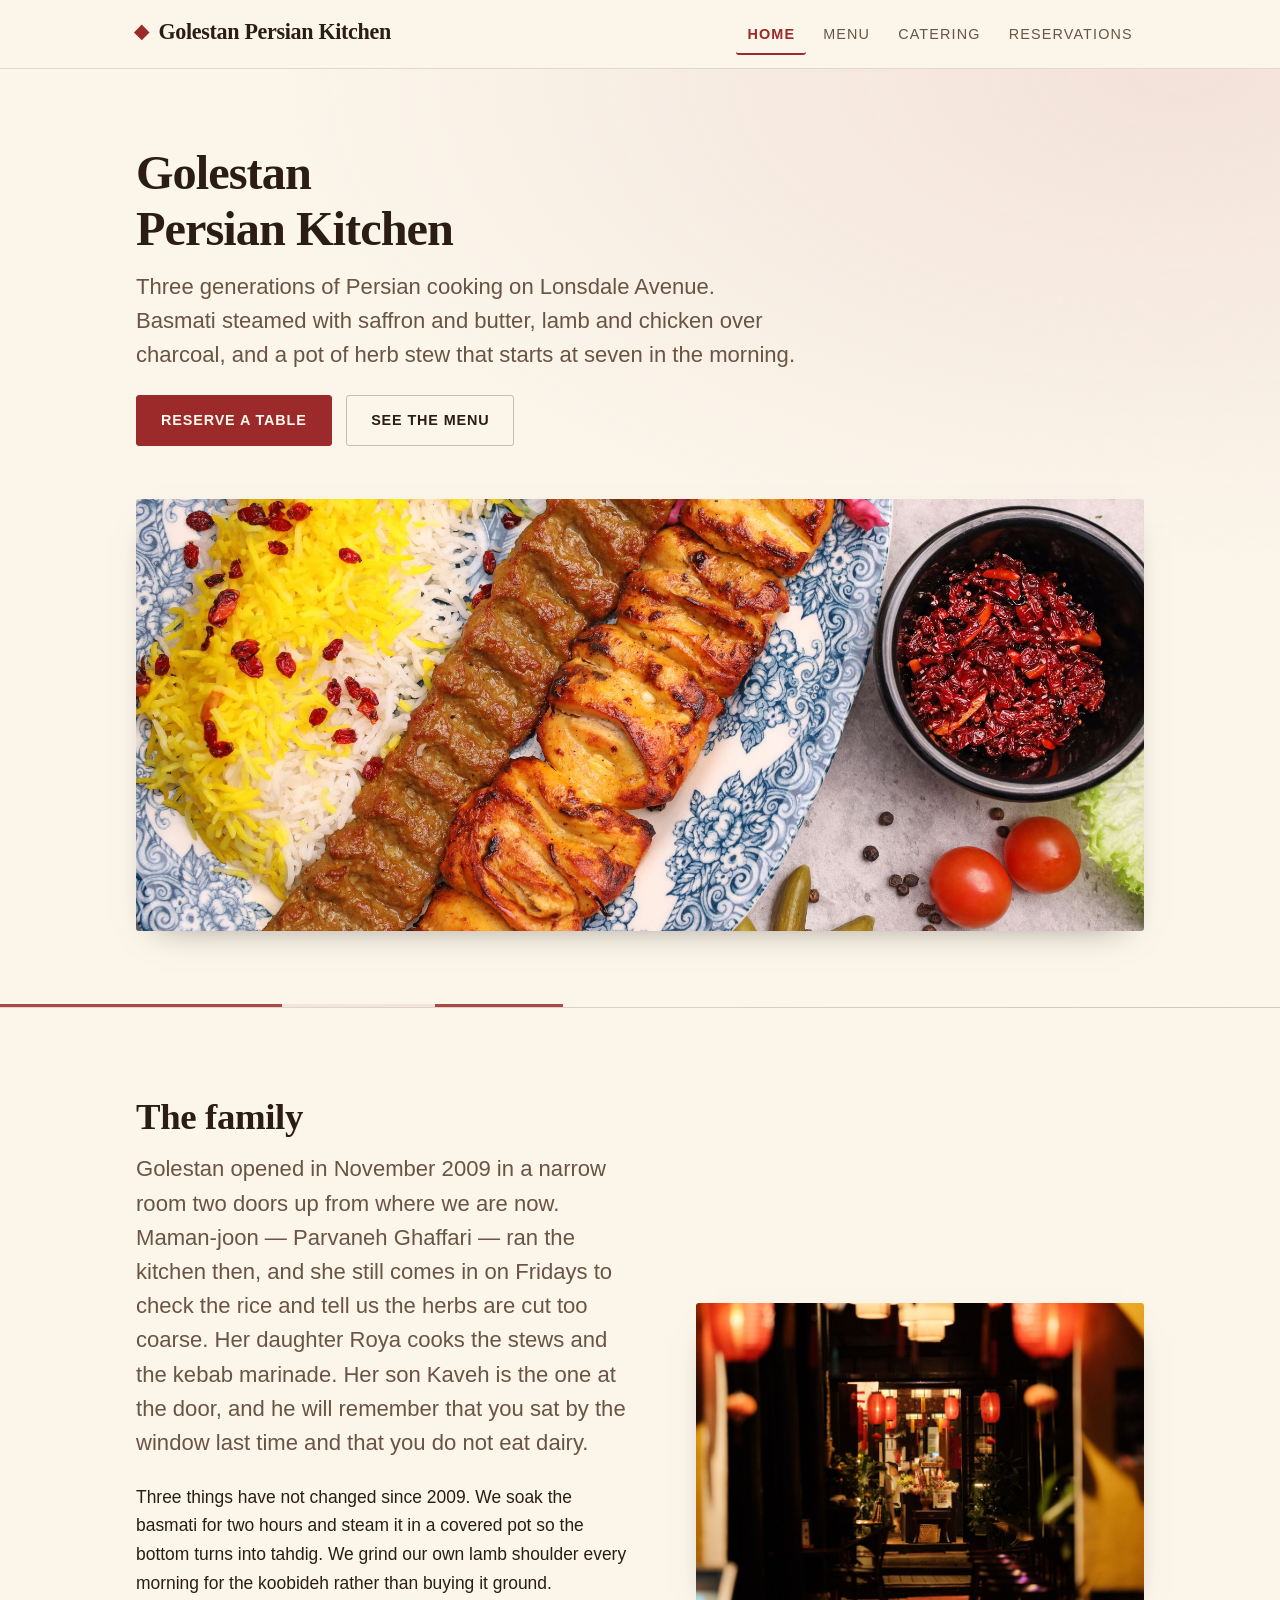
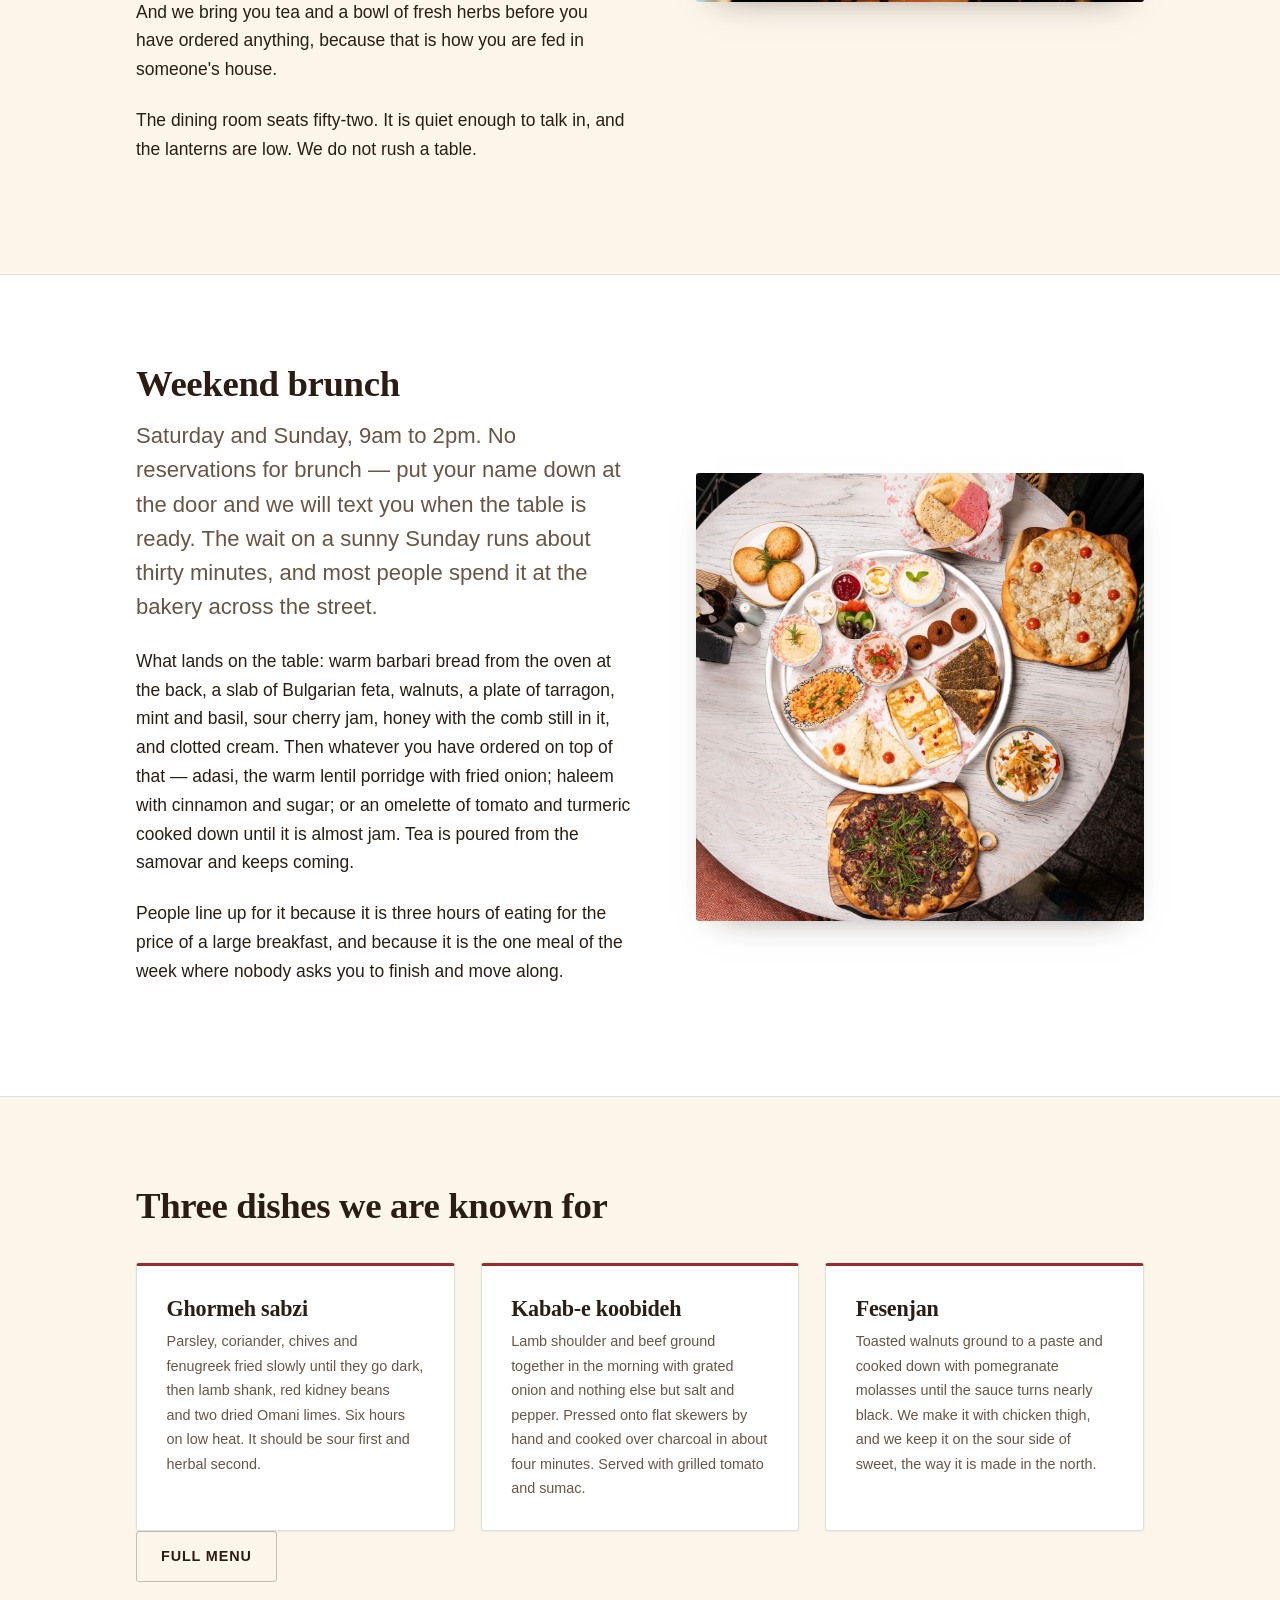
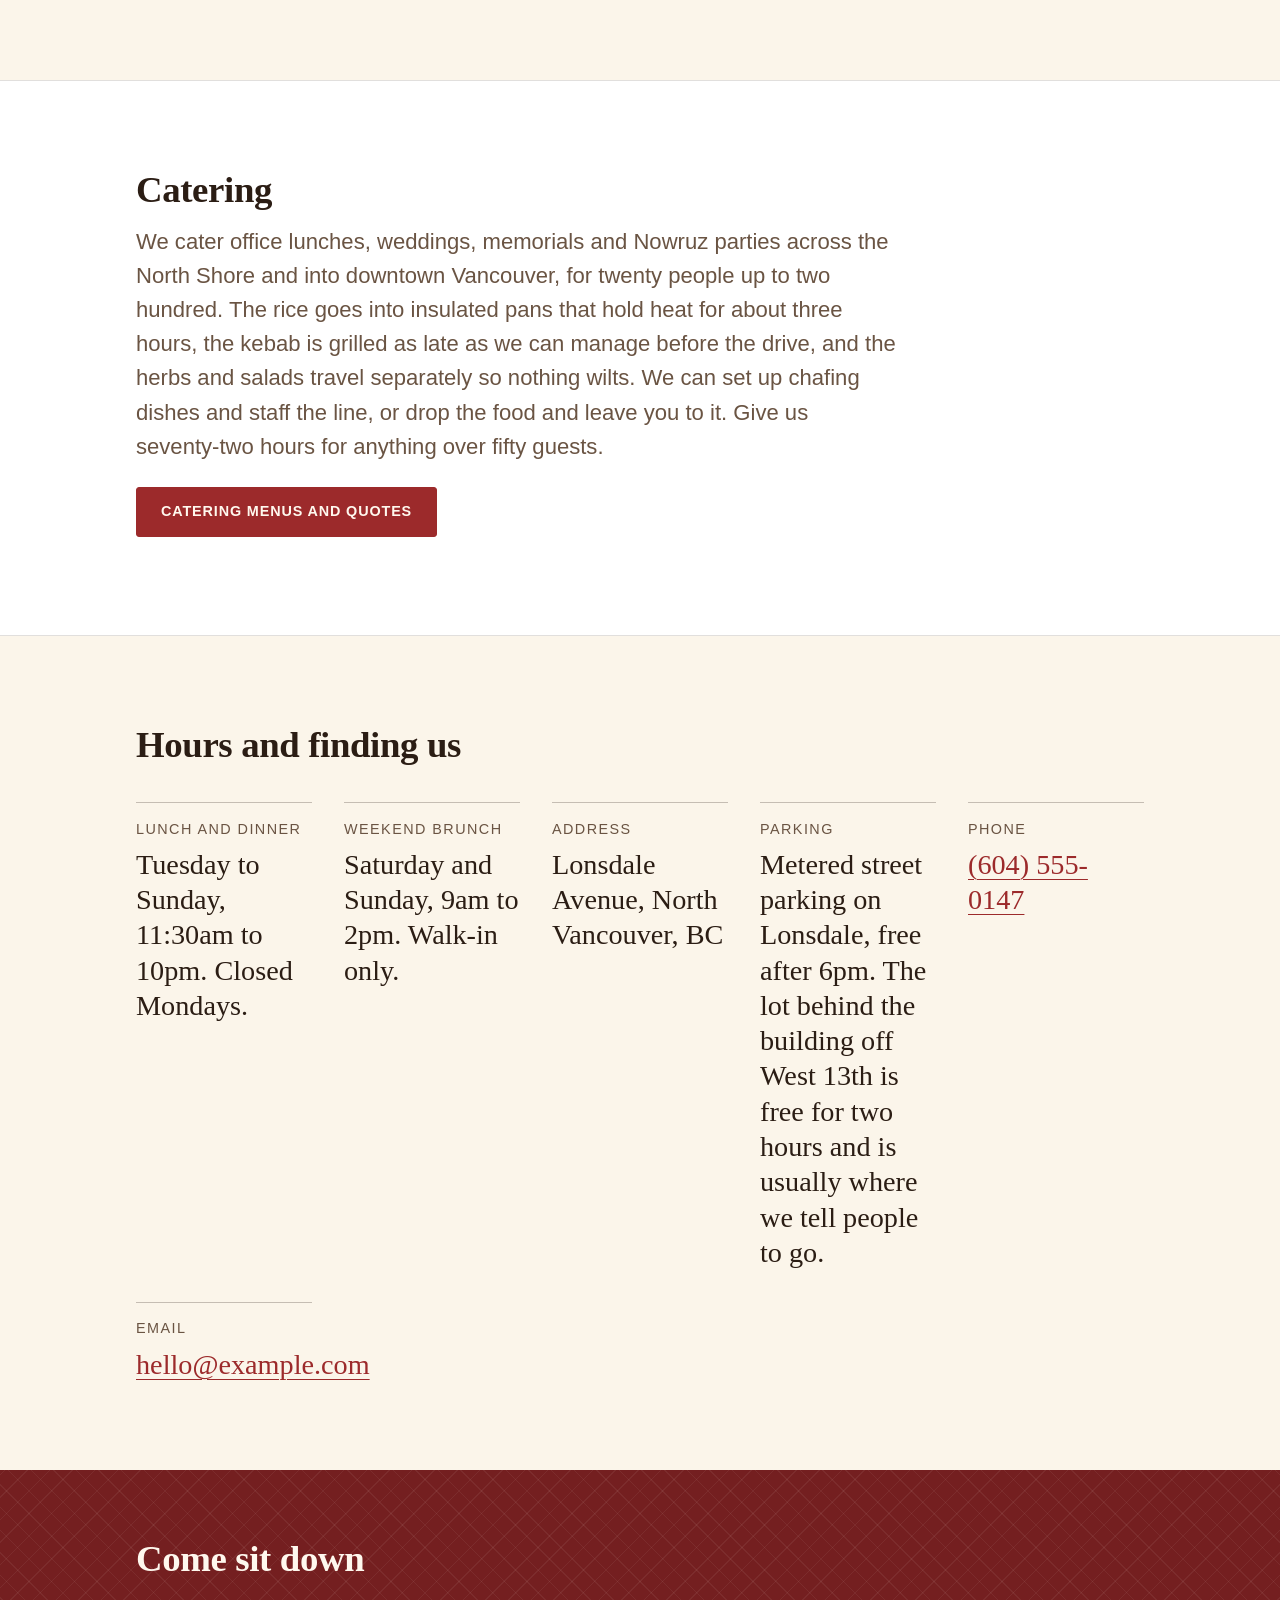
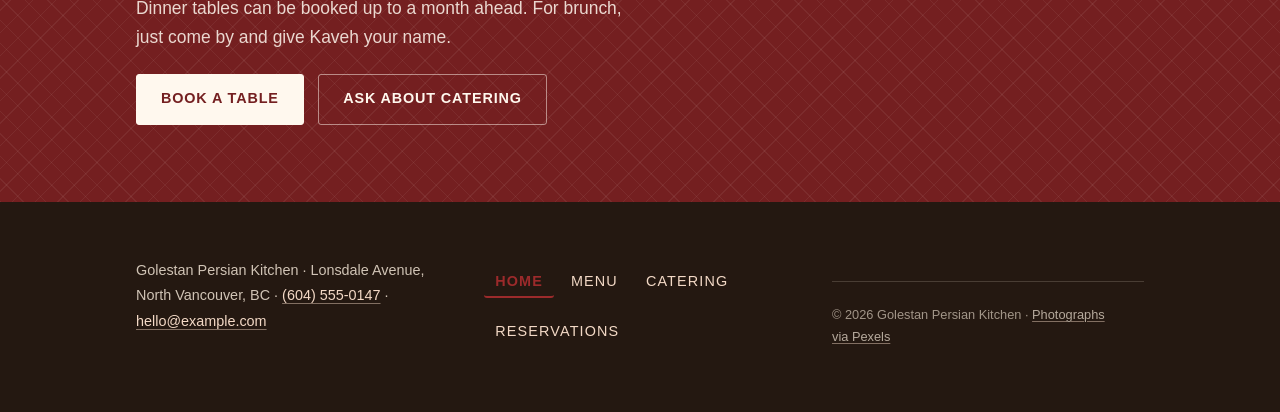
<file: index.html>
<!DOCTYPE html>
<html lang="en">
<head>
<meta charset="utf-8">
<meta name="viewport" content="width=device-width, initial-scale=1">
<title>Golestan Persian Kitchen — Persian Home Cooking in North Vancouver</title>
<meta name="description" content="Golestan Persian Kitchen has cooked saffron rice, charcoal kebab and slow herb stews on Lonsdale Avenue since 2009. Weekend brunch, dinner service, and catering for 20 to 200 across the North Shore.">
<link rel="icon" href="favicon.svg" type="image/svg+xml">
<link rel="stylesheet" href="assets/styles.css">
</head>
<body>
<header class="site-header">
  <div class="container header-inner">
    <a class="brand" href="index.html">Golestan Persian Kitchen</a>
    <nav class="site-nav">
      <a href="index.html" class="is-current">Home</a>
      <a href="menu.html">Menu</a>
      <a href="catering.html">Catering</a>
      <a href="reservations.html">Reservations</a>
    </nav>
  </div>
</header>

<main>

  <section class="hero">
    <div class="container">
      <h1>Golestan Persian Kitchen</h1>
      <p>Three generations of Persian cooking on Lonsdale Avenue. Basmati steamed with saffron and butter, lamb and chicken over charcoal, and a pot of herb stew that starts at seven in the morning.</p>
      <p>
        <a class="button button-primary" href="reservations.html">Reserve a table</a>
        <a class="button button-secondary" href="menu.html">See the menu</a>
      </p>
      <img src="assets/saffron-rice-kebab-platter.jpg" width="6720" height="4480" alt="A platter of charcoal-grilled kebab beside saffron-tinted basmati rice and grilled tomato">
    </div>
  </section>

  <section class="section">
    <div class="container">
      <h2>The family</h2>
      <p>Golestan opened in November 2009 in a narrow room two doors up from where we are now. Maman-joon — Parvaneh Ghaffari — ran the kitchen then, and she still comes in on Fridays to check the rice and tell us the herbs are cut too coarse. Her daughter Roya cooks the stews and the kebab marinade. Her son Kaveh is the one at the door, and he will remember that you sat by the window last time and that you do not eat dairy.</p>
      <p>Three things have not changed since 2009. We soak the basmati for two hours and steam it in a covered pot so the bottom turns into tahdig. We grind our own lamb shoulder every morning for the koobideh rather than buying it ground. And we bring you tea and a bowl of fresh herbs before you have ordered anything, because that is how you are fed in someone's house.</p>
      <p>The dining room seats fifty-two. It is quiet enough to talk in, and the lanterns are low. We do not rush a table.</p>
      <img src="assets/warm-dining-room.jpg" width="3120" height="2080" alt="Golestan's dining room set for dinner, with linen-covered tables under low pendant lanterns">
    </div>
  </section>

  <section class="section section-alt">
    <div class="container">
      <h2>Weekend brunch</h2>
      <p>Saturday and Sunday, 9am to 2pm. No reservations for brunch — put your name down at the door and we will text you when the table is ready. The wait on a sunny Sunday runs about thirty minutes, and most people spend it at the bakery across the street.</p>
      <p>What lands on the table: warm barbari bread from the oven at the back, a slab of Bulgarian feta, walnuts, a plate of tarragon, mint and basil, sour cherry jam, honey with the comb still in it, and clotted cream. Then whatever you have ordered on top of that — adasi, the warm lentil porridge with fried onion; haleem with cinnamon and sugar; or an omelette of tomato and turmeric cooked down until it is almost jam. Tea is poured from the samovar and keeps coming.</p>
      <p>People line up for it because it is three hours of eating for the price of a large breakfast, and because it is the one meal of the week where nobody asks you to finish and move along.</p>
      <img src="assets/persian-brunch-table.jpg" width="2700" height="2700" alt="A weekend brunch spread of feta, walnuts, fresh herbs, honey, and warm barbari bread">
    </div>
  </section>

  <section class="section">
    <div class="container">
      <h2>Three dishes we are known for</h2>
      <ul class="card-grid">
        <li class="card">
          <h3>Ghormeh sabzi</h3>
          <p>Parsley, coriander, chives and fenugreek fried slowly until they go dark, then lamb shank, red kidney beans and two dried Omani limes. Six hours on low heat. It should be sour first and herbal second.</p>
        </li>
        <li class="card">
          <h3>Kabab-e koobideh</h3>
          <p>Lamb shoulder and beef ground together in the morning with grated onion and nothing else but salt and pepper. Pressed onto flat skewers by hand and cooked over charcoal in about four minutes. Served with grilled tomato and sumac.</p>
        </li>
        <li class="card">
          <h3>Fesenjan</h3>
          <p>Toasted walnuts ground to a paste and cooked down with pomegranate molasses until the sauce turns nearly black. We make it with chicken thigh, and we keep it on the sour side of sweet, the way it is made in the north.</p>
        </li>
      </ul>
      <p><a class="button button-secondary" href="menu.html">Full menu</a></p>
    </div>
  </section>

  <section class="section section-alt">
    <div class="container">
      <h2>Catering</h2>
      <p>We cater office lunches, weddings, memorials and Nowruz parties across the North Shore and into downtown Vancouver, for twenty people up to two hundred. The rice goes into insulated pans that hold heat for about three hours, the kebab is grilled as late as we can manage before the drive, and the herbs and salads travel separately so nothing wilts. We can set up chafing dishes and staff the line, or drop the food and leave you to it. Give us seventy-two hours for anything over fifty guests.</p>
      <p><a class="button button-primary" href="catering.html">Catering menus and quotes</a></p>
    </div>
  </section>

  <section class="section">
    <div class="container">
      <h2>Hours and finding us</h2>
      <dl class="facts">
        <div class="fact">
          <dt>Lunch and dinner</dt>
          <dd>Tuesday to Sunday, 11:30am to 10pm. Closed Mondays.</dd>
        </div>
        <div class="fact">
          <dt>Weekend brunch</dt>
          <dd>Saturday and Sunday, 9am to 2pm. Walk-in only.</dd>
        </div>
        <div class="fact">
          <dt>Address</dt>
          <dd>Lonsdale Avenue, North Vancouver, BC</dd>
        </div>
        <div class="fact">
          <dt>Parking</dt>
          <dd>Metered street parking on Lonsdale, free after 6pm. The lot behind the building off West 13th is free for two hours and is usually where we tell people to go.</dd>
        </div>
        <div class="fact">
          <dt>Phone</dt>
          <dd><a href="tel:+16045550147">(604) 555-0147</a></dd>
        </div>
        <div class="fact">
          <dt>Email</dt>
          <dd><a href="mailto:hello@example.com">hello@example.com</a></dd>
        </div>
      </dl>
    </div>
  </section>

  <section class="cta">
    <div class="container">
      <h2>Come sit down</h2>
      <p>Dinner tables can be booked up to a month ahead. For brunch, just come by and give Kaveh your name.</p>
      <p>
        <a class="button button-primary" href="reservations.html">Book a table</a>
        <a class="button button-secondary" href="catering.html">Ask about catering</a>
      </p>
    </div>
  </section>

</main>

<footer class="site-footer">
  <div class="container">
    <p>Golestan Persian Kitchen · Lonsdale Avenue, North Vancouver, BC · <a href="tel:+16045550147">(604) 555-0147</a> · <a href="mailto:hello@example.com">hello@example.com</a></p>
    <nav class="site-nav">
      <a href="index.html" class="is-current">Home</a>
      <a href="menu.html">Menu</a>
      <a href="catering.html">Catering</a>
      <a href="reservations.html">Reservations</a>
    </nav>
    <p><small>© 2026 Golestan Persian Kitchen · <a href="https://www.pexels.com">Photographs via Pexels</a></small></p>
  </div>
</footer>
</body>
</html>
</file>
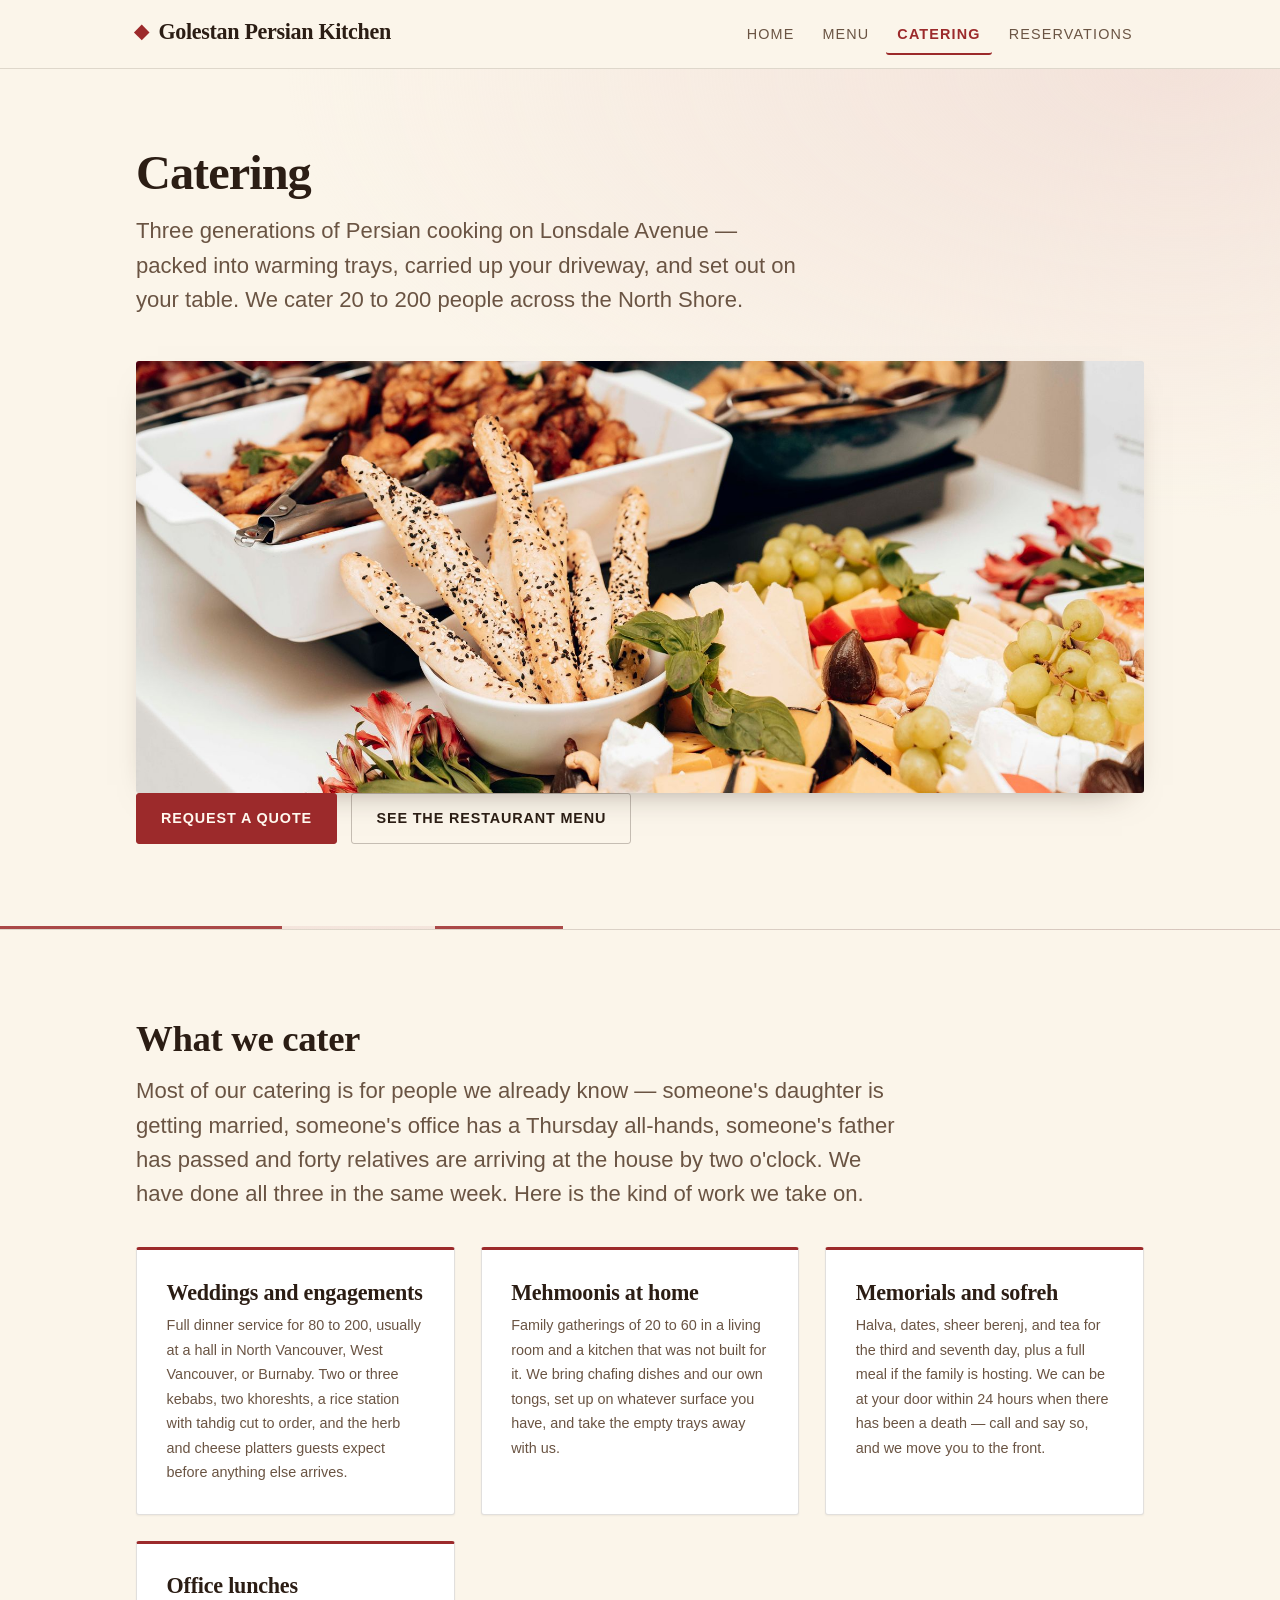
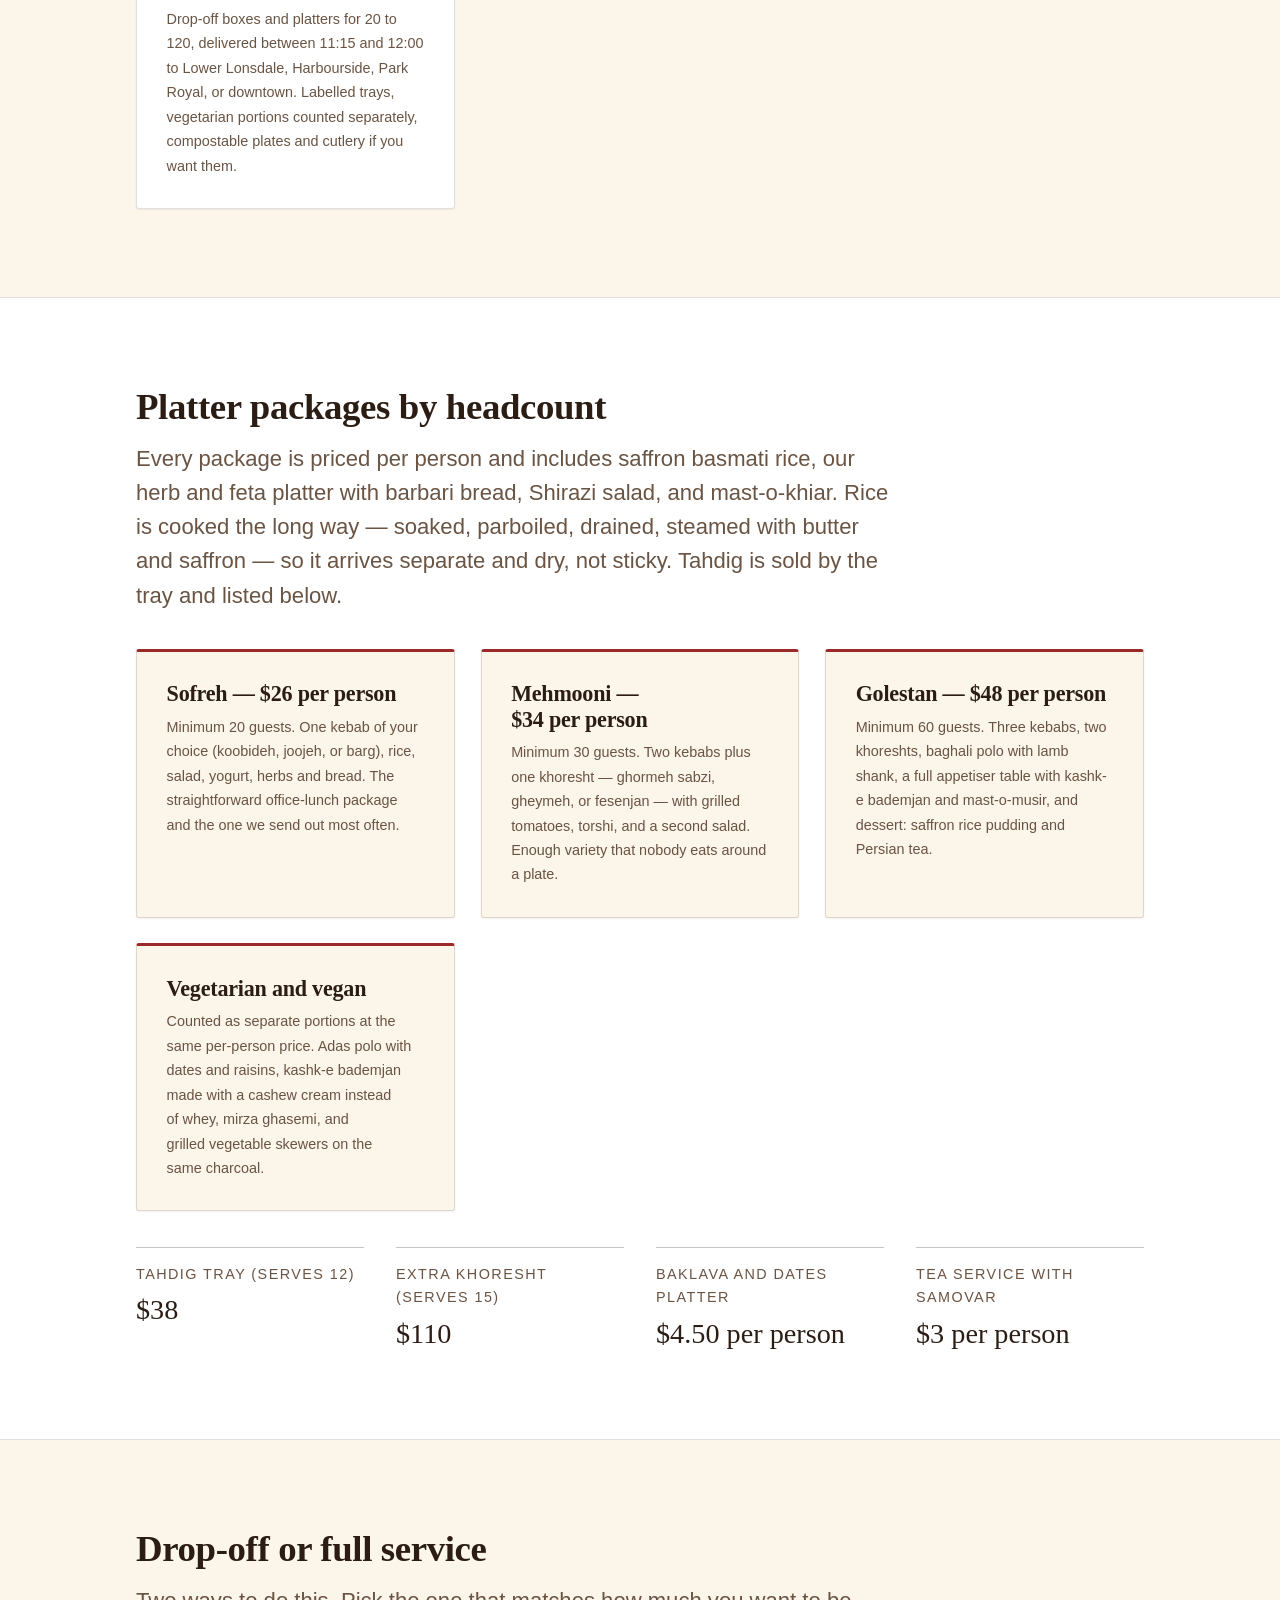
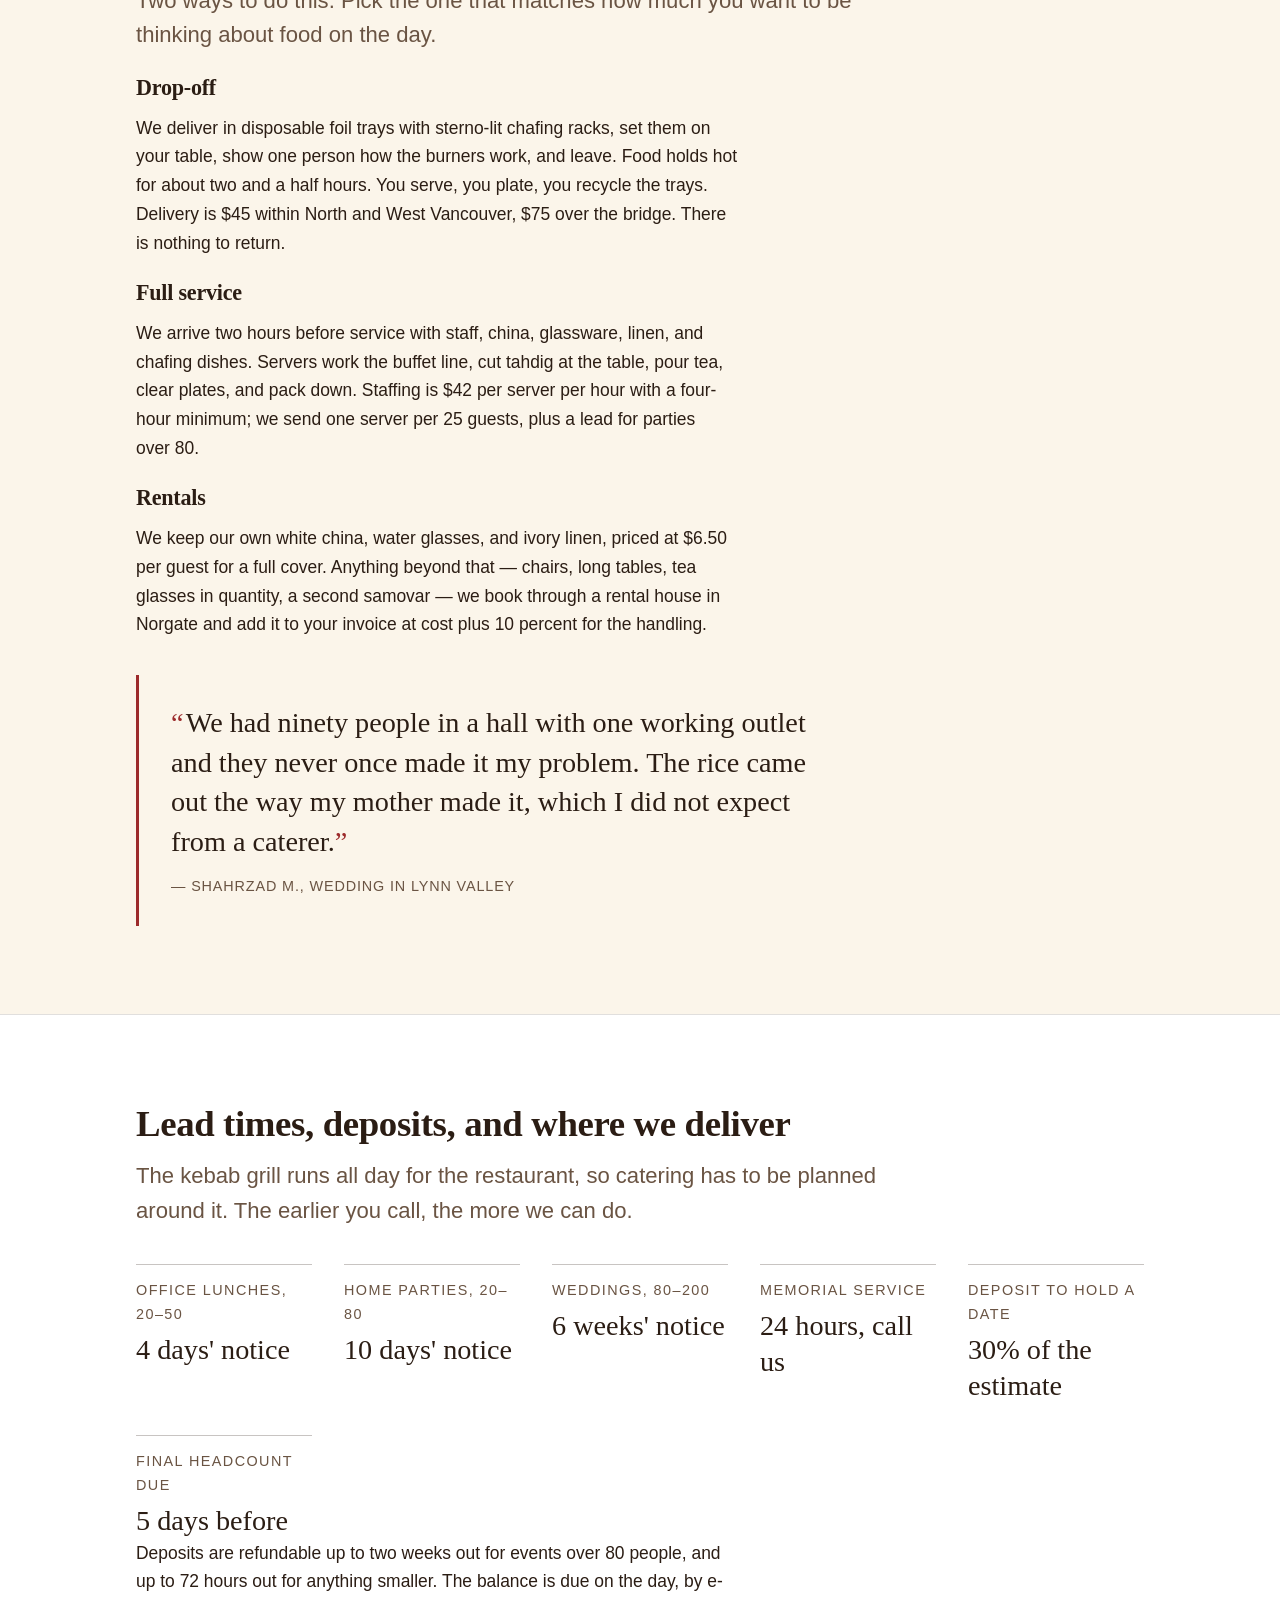
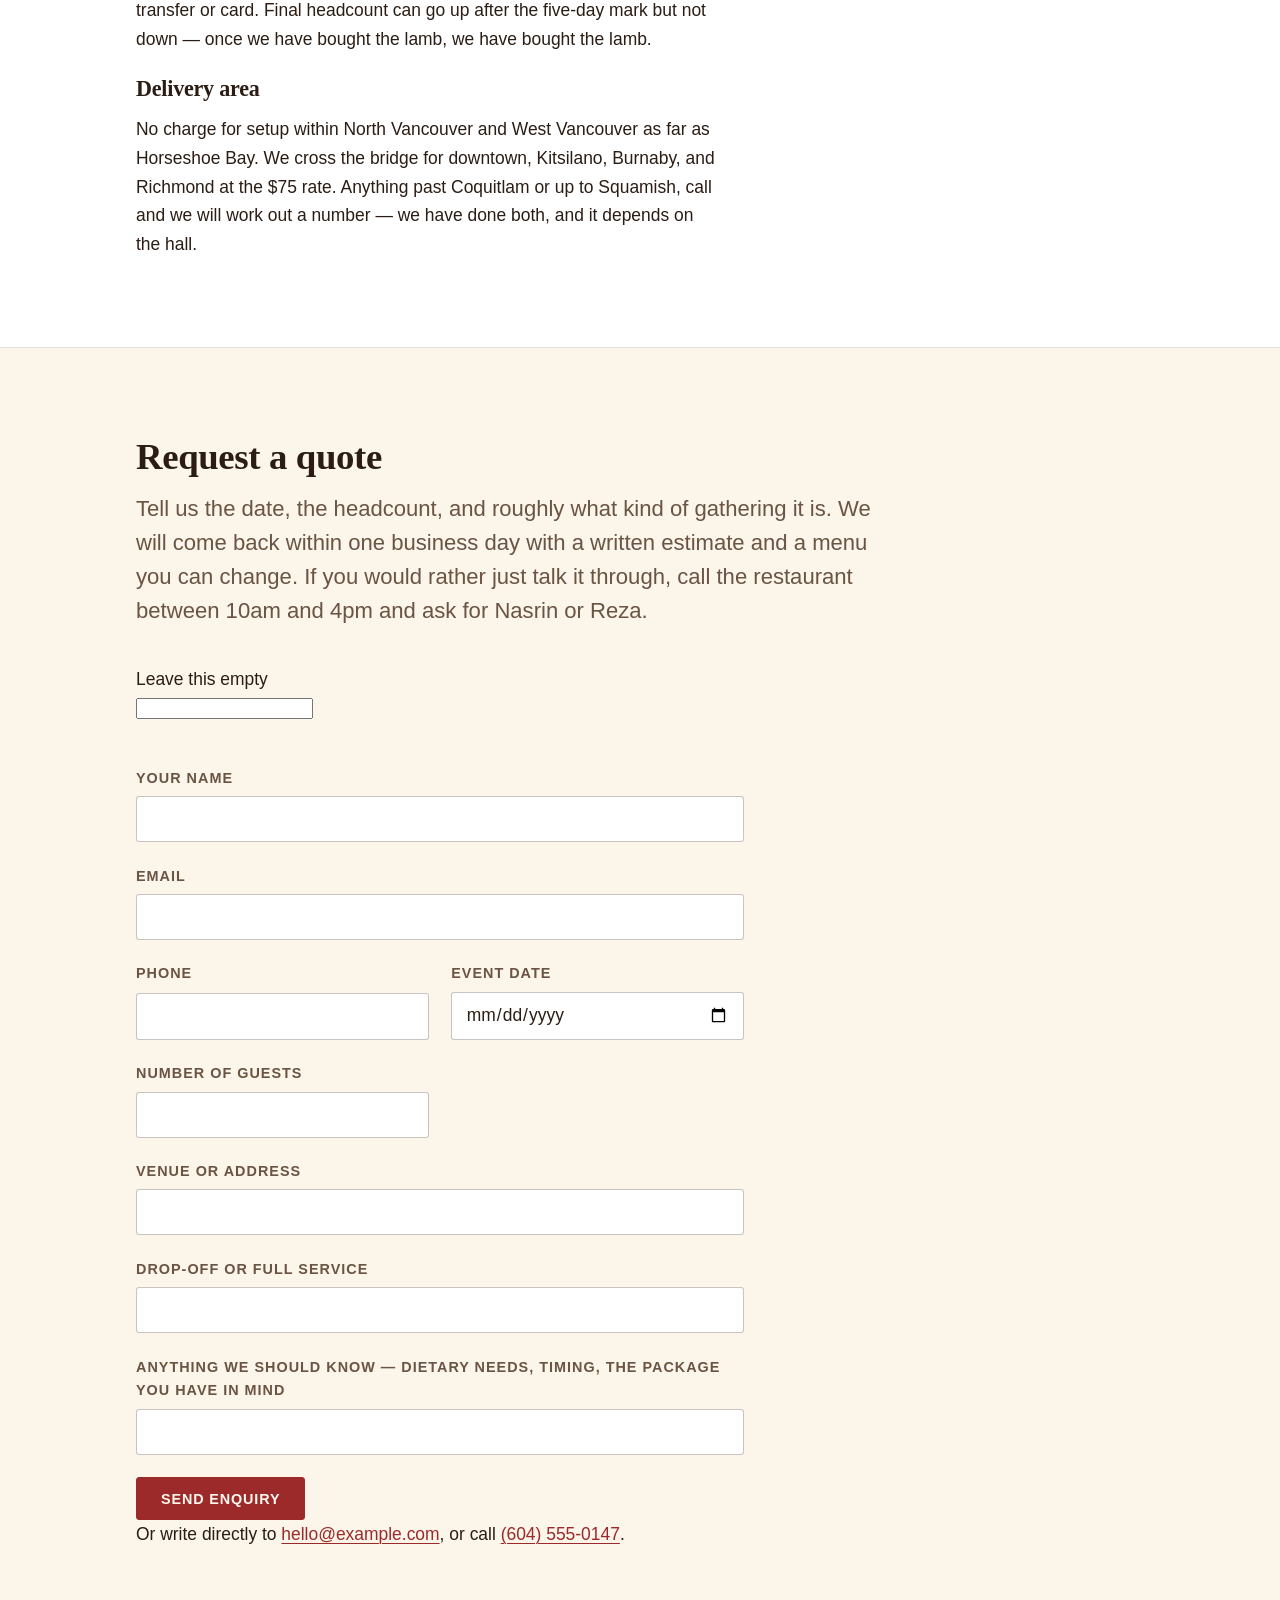
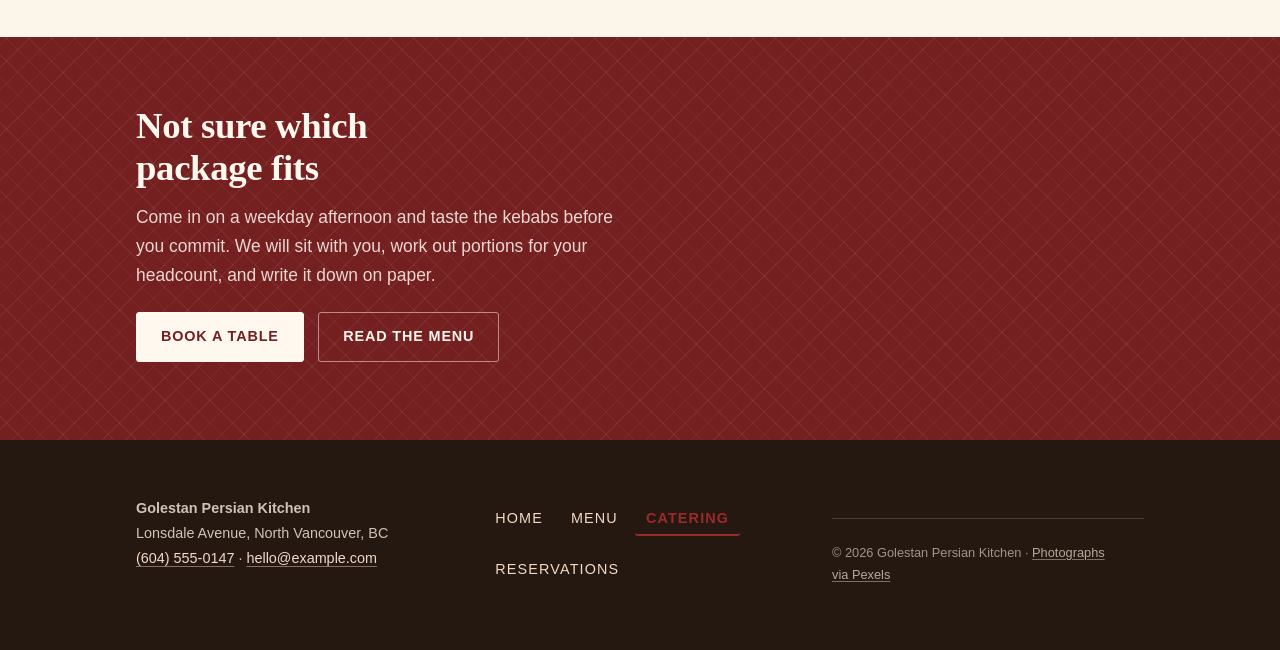
<file: catering.html>
<!DOCTYPE html>
<html lang="en">
<head>
<meta charset="utf-8">
<meta name="viewport" content="width=device-width, initial-scale=1">
<title>Catering — Golestan Persian Kitchen</title>
<meta name="description" content="Persian catering across the North Shore for 20 to 200 guests — platter packages by headcount, drop-off or full-service staffing, lead times, deposits, and how to request a quote.">
<link rel="icon" href="favicon.svg" type="image/svg+xml">
<link rel="stylesheet" href="assets/styles.css">
</head>
<body>
<header class="site-header">
  <div class="container header-inner">
    <a class="brand" href="index.html">Golestan Persian Kitchen</a>
    <nav class="site-nav">
      <a href="index.html">Home</a>
      <a href="menu.html">Menu</a>
      <a href="catering.html" class="is-current">Catering</a>
      <a href="reservations.html">Reservations</a>
    </nav>
  </div>
</header>

<main>

  <section class="hero">
    <div class="container">
      <h1>Catering</h1>
      <p>Three generations of Persian cooking on Lonsdale Avenue — packed into warming trays, carried up your driveway, and set out on your table. We cater 20 to 200 people across the North Shore.</p>
      <img src="assets/catering-platters-table.jpg" alt="Large serving platters of rice, kebab, and salad laid out along a catering table" width="6618" height="4412">
      <p><a class="button button-primary" href="#quote">Request a quote</a> <a class="button button-secondary" href="menu.html">See the restaurant menu</a></p>
    </div>
  </section>

  <section class="section">
    <div class="container">
      <h2>What we cater</h2>
      <p>Most of our catering is for people we already know — someone's daughter is getting married, someone's office has a Thursday all-hands, someone's father has passed and forty relatives are arriving at the house by two o'clock. We have done all three in the same week. Here is the kind of work we take on.</p>
      <ul class="card-grid">
        <li class="card">
          <h3>Weddings and engagements</h3>
          <p>Full dinner service for 80 to 200, usually at a hall in North Vancouver, West Vancouver, or Burnaby. Two or three kebabs, two khoreshts, a rice station with tahdig cut to order, and the herb and cheese platters guests expect before anything else arrives.</p>
        </li>
        <li class="card">
          <h3>Mehmoonis at home</h3>
          <p>Family gatherings of 20 to 60 in a living room and a kitchen that was not built for it. We bring chafing dishes and our own tongs, set up on whatever surface you have, and take the empty trays away with us.</p>
        </li>
        <li class="card">
          <h3>Memorials and sofreh</h3>
          <p>Halva, dates, sheer berenj, and tea for the third and seventh day, plus a full meal if the family is hosting. We can be at your door within 24 hours when there has been a death — call and say so, and we move you to the front.</p>
        </li>
        <li class="card">
          <h3>Office lunches</h3>
          <p>Drop-off boxes and platters for 20 to 120, delivered between 11:15 and 12:00 to Lower Lonsdale, Harbourside, Park Royal, or downtown. Labelled trays, vegetarian portions counted separately, compostable plates and cutlery if you want them.</p>
        </li>
      </ul>
    </div>
  </section>

  <section class="section section-alt">
    <div class="container">
      <h2>Platter packages by headcount</h2>
      <p>Every package is priced per person and includes saffron basmati rice, our herb and feta platter with barbari bread, Shirazi salad, and mast-o-khiar. Rice is cooked the long way — soaked, parboiled, drained, steamed with butter and saffron — so it arrives separate and dry, not sticky. Tahdig is sold by the tray and listed below.</p>
      <ul class="card-grid">
        <li class="card">
          <h3>Sofreh — $26 per person</h3>
          <p>Minimum 20 guests. One kebab of your choice (koobideh, joojeh, or barg), rice, salad, yogurt, herbs and bread. The straightforward office-lunch package and the one we send out most often.</p>
        </li>
        <li class="card">
          <h3>Mehmooni — $34 per person</h3>
          <p>Minimum 30 guests. Two kebabs plus one khoresht — ghormeh sabzi, gheymeh, or fesenjan — with grilled tomatoes, torshi, and a second salad. Enough variety that nobody eats around a plate.</p>
        </li>
        <li class="card">
          <h3>Golestan — $48 per person</h3>
          <p>Minimum 60 guests. Three kebabs, two khoreshts, baghali polo with lamb shank, a full appetiser table with kashk-e bademjan and mast-o-musir, and dessert: saffron rice pudding and Persian tea.</p>
        </li>
        <li class="card">
          <h3>Vegetarian and vegan</h3>
          <p>Counted as separate portions at the same per-person price. Adas polo with dates and raisins, kashk-e bademjan made with a cashew cream instead of whey, mirza ghasemi, and grilled vegetable skewers on the same charcoal.</p>
        </li>
      </ul>
      <dl class="facts">
        <div class="fact"><dt>Tahdig tray (serves 12)</dt><dd>$38</dd></div>
        <div class="fact"><dt>Extra khoresht (serves 15)</dt><dd>$110</dd></div>
        <div class="fact"><dt>Baklava and dates platter</dt><dd>$4.50 per person</dd></div>
        <div class="fact"><dt>Tea service with samovar</dt><dd>$3 per person</dd></div>
      </dl>
    </div>
  </section>

  <section class="section">
    <div class="container">
      <h2>Drop-off or full service</h2>
      <p>Two ways to do this. Pick the one that matches how much you want to be thinking about food on the day.</p>

      <h3>Drop-off</h3>
      <p>We deliver in disposable foil trays with sterno-lit chafing racks, set them on your table, show one person how the burners work, and leave. Food holds hot for about two and a half hours. You serve, you plate, you recycle the trays. Delivery is $45 within North and West Vancouver, $75 over the bridge. There is nothing to return.</p>

      <h3>Full service</h3>
      <p>We arrive two hours before service with staff, china, glassware, linen, and chafing dishes. Servers work the buffet line, cut tahdig at the table, pour tea, clear plates, and pack down. Staffing is $42 per server per hour with a four-hour minimum; we send one server per 25 guests, plus a lead for parties over 80.</p>

      <h3>Rentals</h3>
      <p>We keep our own white china, water glasses, and ivory linen, priced at $6.50 per guest for a full cover. Anything beyond that — chairs, long tables, tea glasses in quantity, a second samovar — we book through a rental house in Norgate and add it to your invoice at cost plus 10 percent for the handling.</p>

      <blockquote class="quote">
        <p>We had ninety people in a hall with one working outlet and they never once made it my problem. The rice came out the way my mother made it, which I did not expect from a caterer.</p>
        <cite>Shahrzad M., wedding in Lynn Valley</cite>
      </blockquote>
    </div>
  </section>

  <section class="section section-alt">
    <div class="container">
      <h2>Lead times, deposits, and where we deliver</h2>
      <p>The kebab grill runs all day for the restaurant, so catering has to be planned around it. The earlier you call, the more we can do.</p>
      <dl class="facts">
        <div class="fact"><dt>Office lunches, 20–50</dt><dd>4 days' notice</dd></div>
        <div class="fact"><dt>Home parties, 20–80</dt><dd>10 days' notice</dd></div>
        <div class="fact"><dt>Weddings, 80–200</dt><dd>6 weeks' notice</dd></div>
        <div class="fact"><dt>Memorial service</dt><dd>24 hours, call us</dd></div>
        <div class="fact"><dt>Deposit to hold a date</dt><dd>30% of the estimate</dd></div>
        <div class="fact"><dt>Final headcount due</dt><dd>5 days before</dd></div>
      </dl>
      <p>Deposits are refundable up to two weeks out for events over 80 people, and up to 72 hours out for anything smaller. The balance is due on the day, by e-transfer or card. Final headcount can go up after the five-day mark but not down — once we have bought the lamb, we have bought the lamb.</p>

      <h3>Delivery area</h3>
      <p>No charge for setup within North Vancouver and West Vancouver as far as Horseshoe Bay. We cross the bridge for downtown, Kitsilano, Burnaby, and Richmond at the $75 rate. Anything past Coquitlam or up to Squamish, call and we will work out a number — we have done both, and it depends on the hall.</p>
    </div>
  </section>

  <section class="section" id="quote">
    <div class="container">
      <h2>Request a quote</h2>
      <p>Tell us the date, the headcount, and roughly what kind of gathering it is. We will come back within one business day with a written estimate and a menu you can change. If you would rather just talk it through, call the restaurant between 10am and 4pm and ask for Nasrin or Reza.</p>

      <form class="form" method="post" action="https://studio.soheililabs.com/api/f/59a382de-614e-416c-a2a0-852908bf62d1">
        <input type="hidden" name="_page" value="catering.html">
        <p class="form-trap" aria-hidden="true"><label>Leave this empty<input type="text" name="_gotcha" tabindex="-1" autocomplete="off"></label></p>
        <div class="field">
          <label for="name">Your name</label>
          <input id="name" name="name" type="text" autocomplete="name">
        </div>
        <div class="field">
          <label for="email">Email</label>
          <input id="email" name="email" type="email" autocomplete="email">
        </div>
        <div class="field">
          <label for="phone">Phone</label>
          <input id="phone" name="phone" type="tel" autocomplete="tel">
        </div>
        <div class="field">
          <label for="date">Event date</label>
          <input id="date" name="date" type="date">
        </div>
        <div class="field">
          <label for="guests">Number of guests</label>
          <input id="guests" name="guests" type="number" min="20" max="200">
        </div>
        <div class="field">
          <label for="location">Venue or address</label>
          <input id="location" name="location" type="text">
        </div>
        <div class="field">
          <label for="service">Drop-off or full service</label>
          <input id="service" name="service" type="text">
        </div>
        <div class="field">
          <label for="notes">Anything we should know — dietary needs, timing, the package you have in mind</label>
          <input id="notes" name="notes" type="text">
        </div>
        <div class="field">
          <button class="button button-primary" type="submit">Send enquiry</button>
        </div>
      </form>

      <p>Or write directly to <a href="mailto:hello@example.com">hello@example.com</a>, or call <a href="tel:+16045550147">(604) 555-0147</a>.</p>
    </div>
  </section>

  <section class="cta">
    <div class="container">
      <h2>Not sure which package fits</h2>
      <p>Come in on a weekday afternoon and taste the kebabs before you commit. We will sit with you, work out portions for your headcount, and write it down on paper.</p>
      <p><a class="button button-primary" href="reservations.html">Book a table</a> <a class="button button-secondary" href="menu.html">Read the menu</a></p>
    </div>
  </section>

</main>

<footer class="site-footer">
  <div class="container">
    <p><strong>Golestan Persian Kitchen</strong><br>
    Lonsdale Avenue, North Vancouver, BC<br>
    <a href="tel:+16045550147">(604) 555-0147</a> · <a href="mailto:hello@example.com">hello@example.com</a></p>
    <nav class="site-nav">
      <a href="index.html">Home</a>
      <a href="menu.html">Menu</a>
      <a href="catering.html" class="is-current">Catering</a>
      <a href="reservations.html">Reservations</a>
    </nav>
    <p><small>© 2026 Golestan Persian Kitchen · <a href="https://www.pexels.com">Photographs via Pexels</a></small></p>
  </div>
</footer>
</body>
</html>
</file>
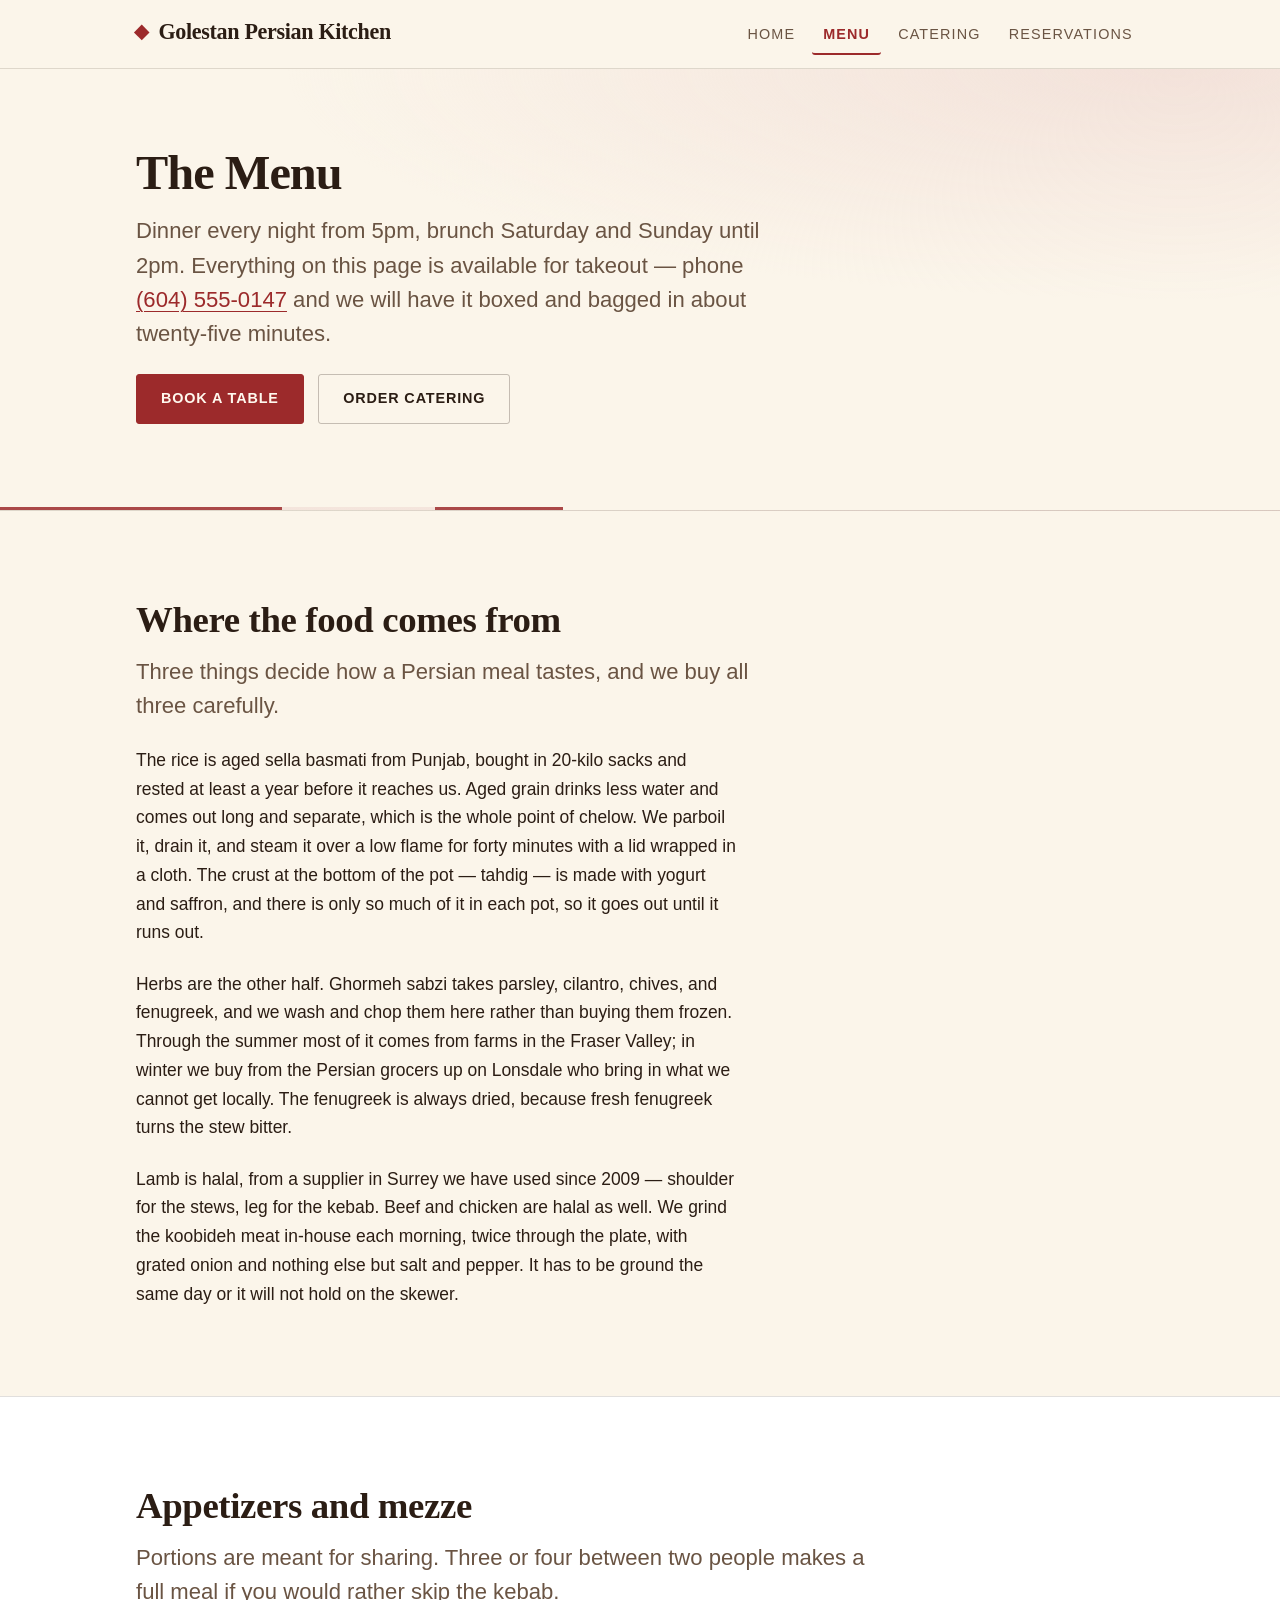
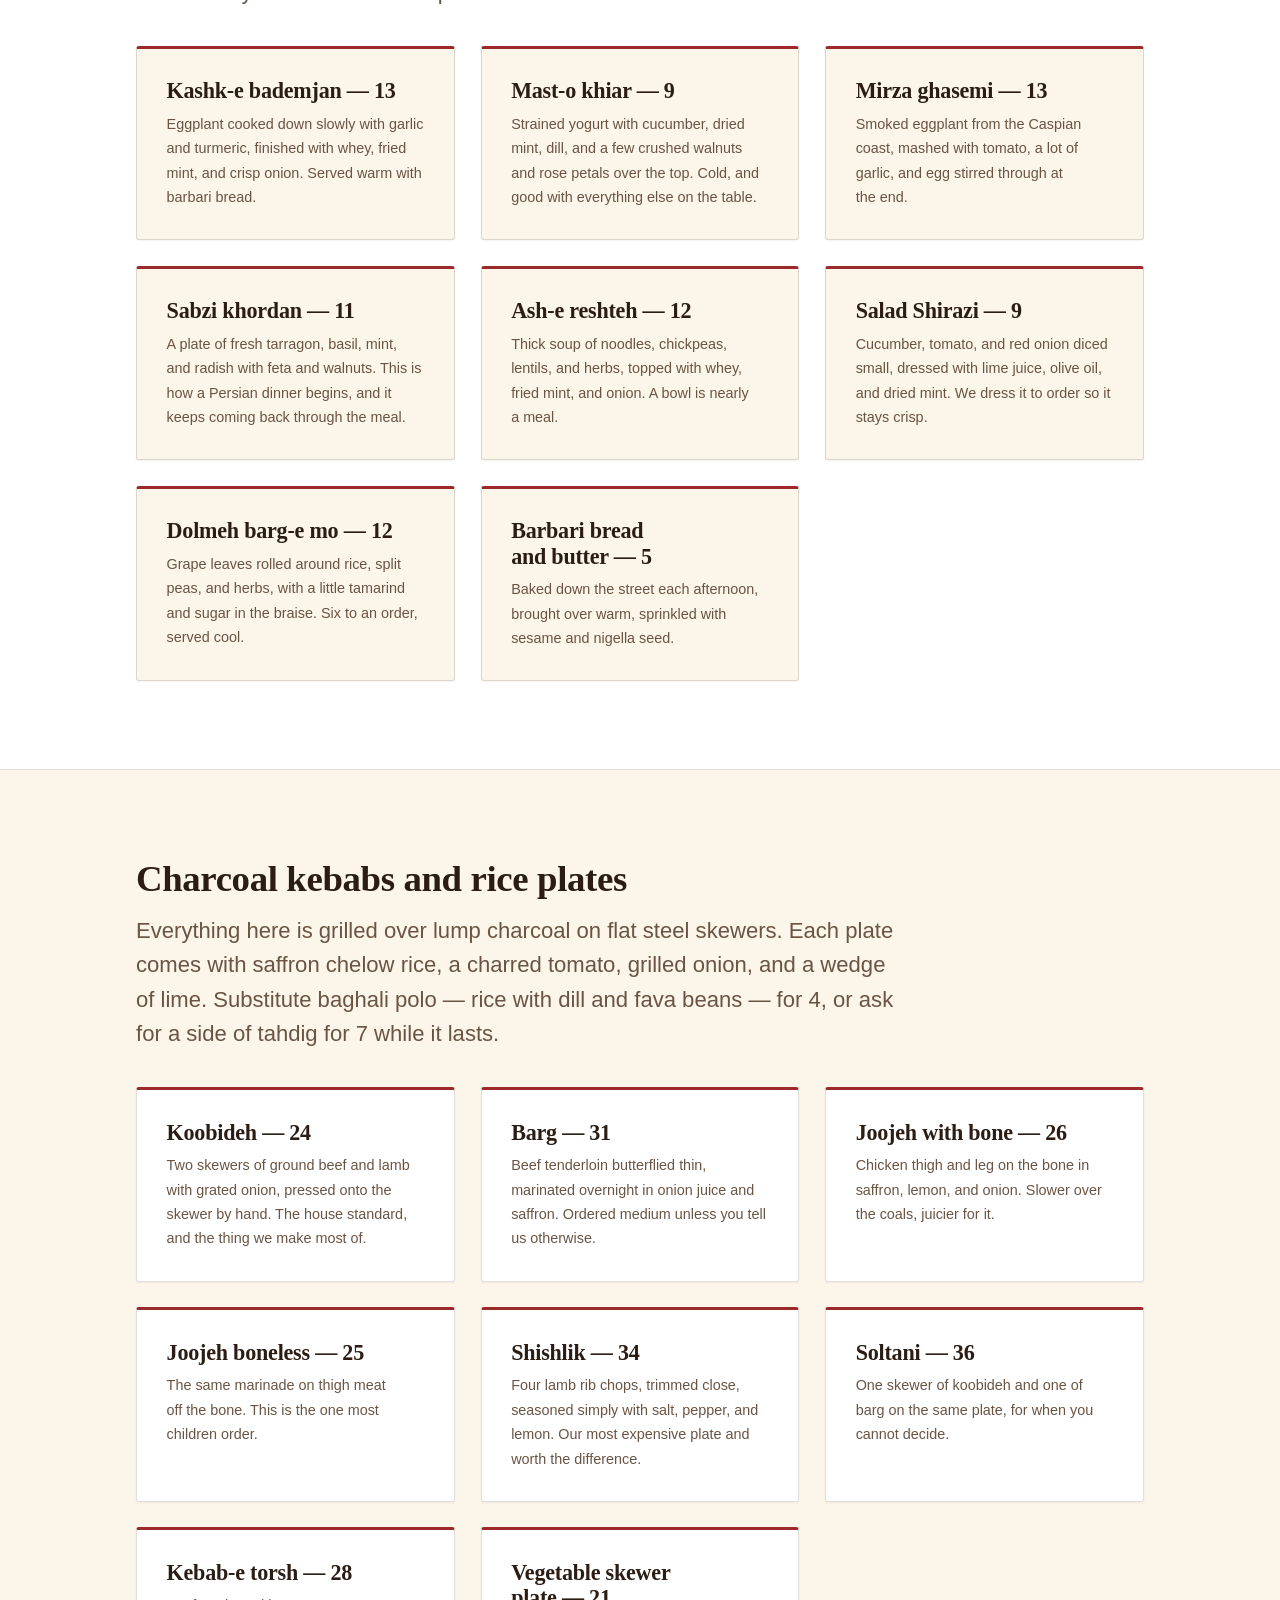
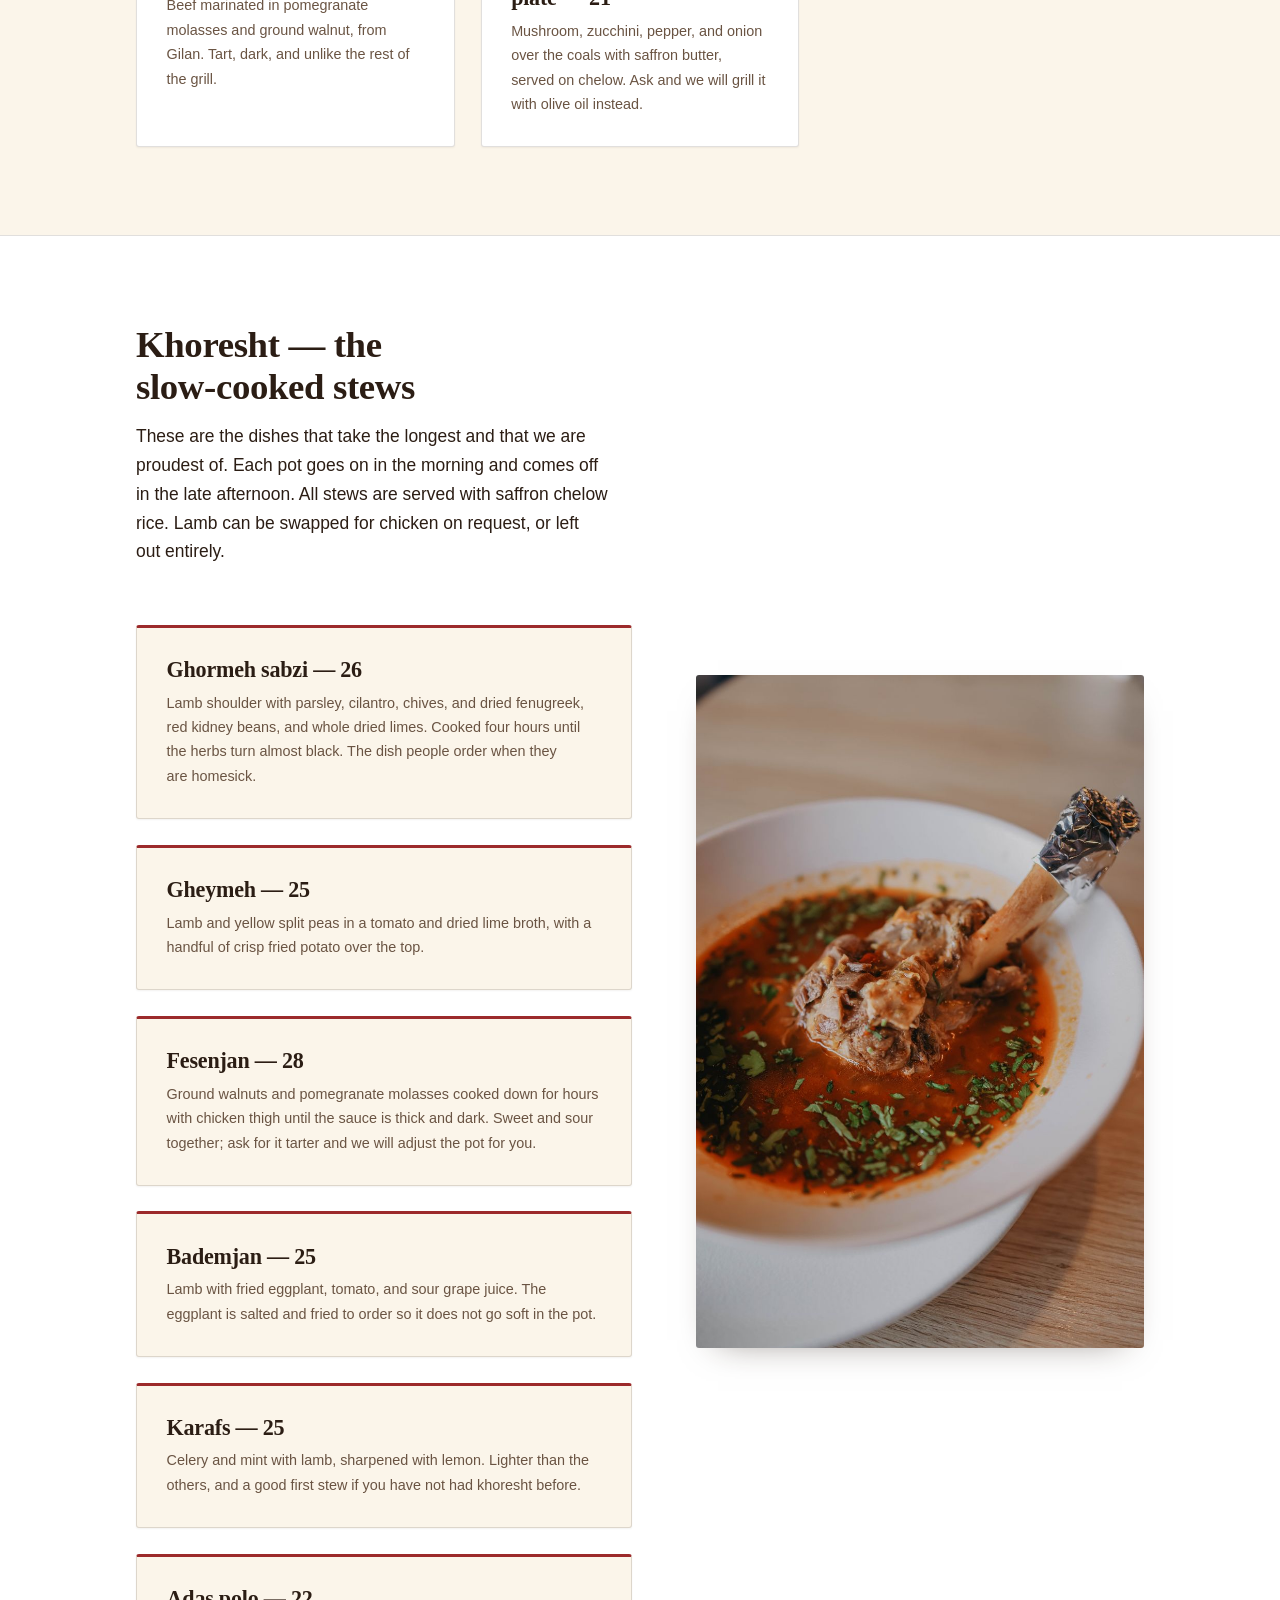
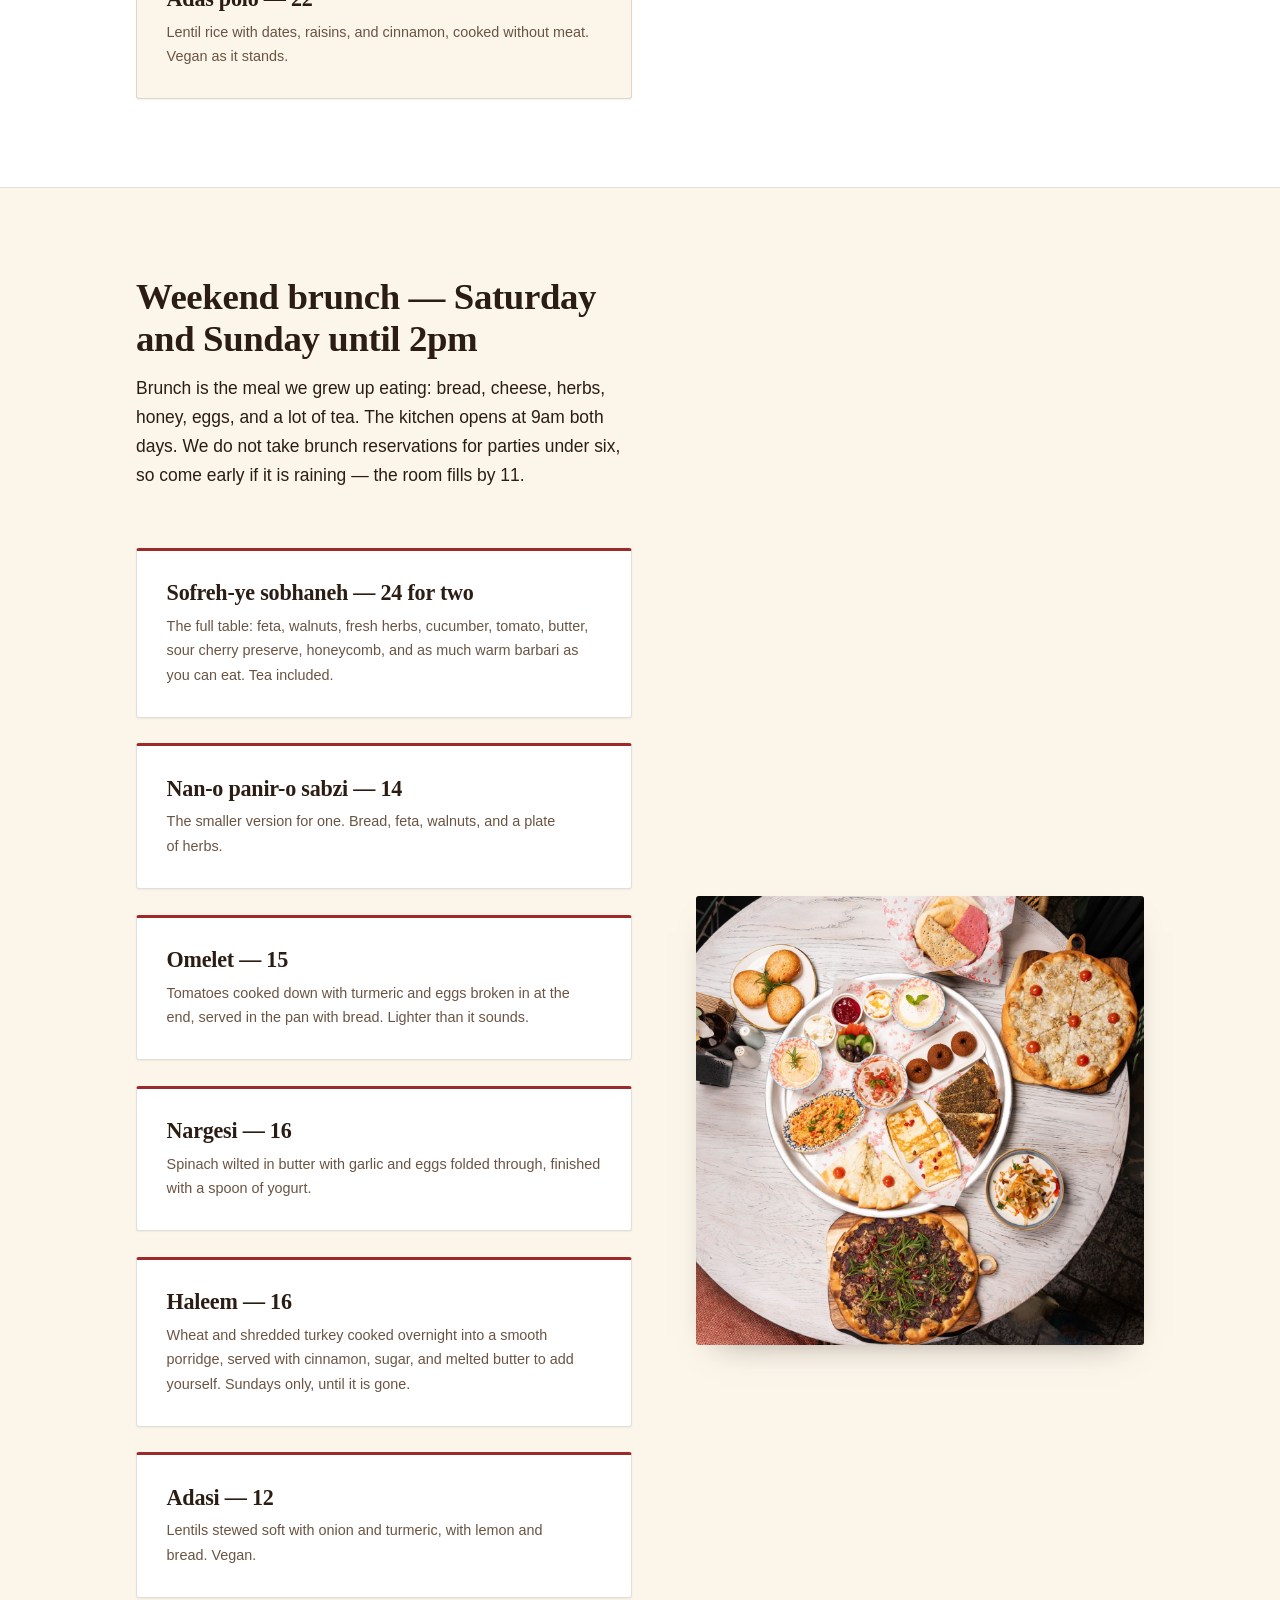
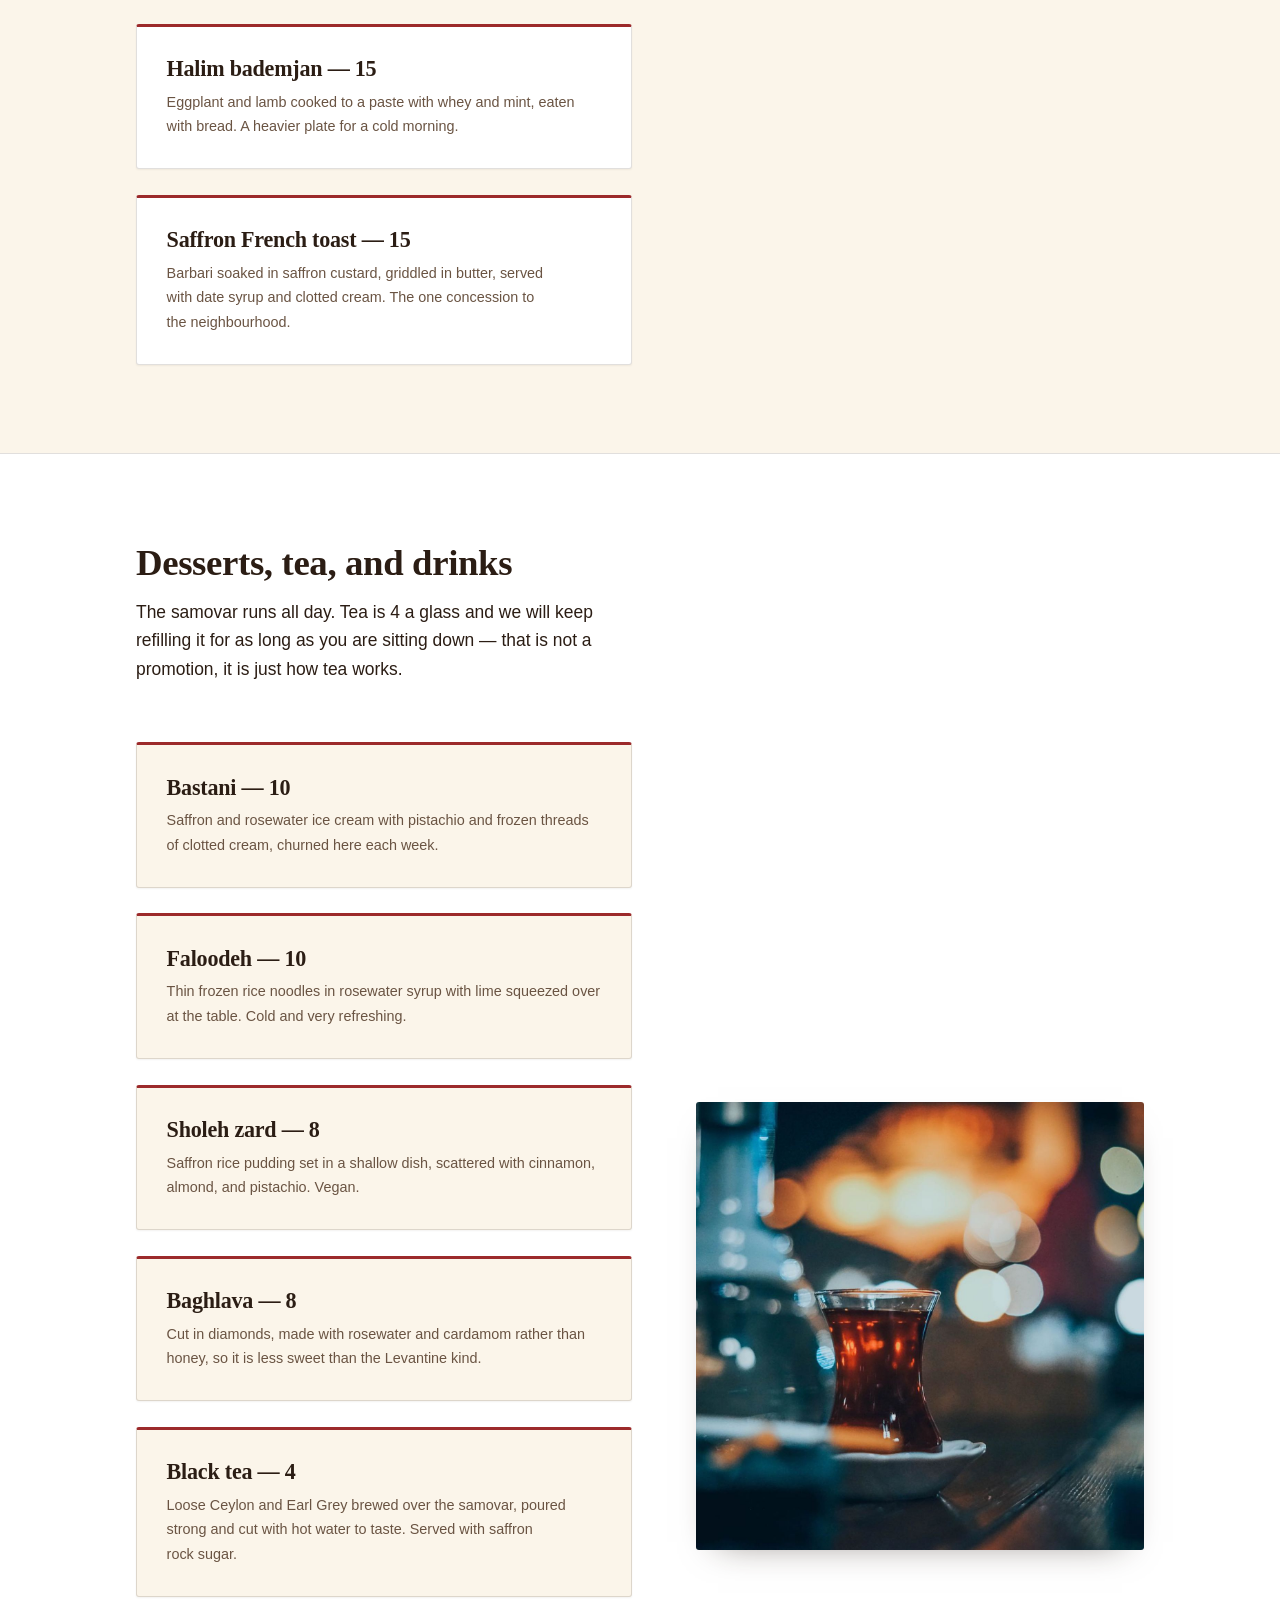
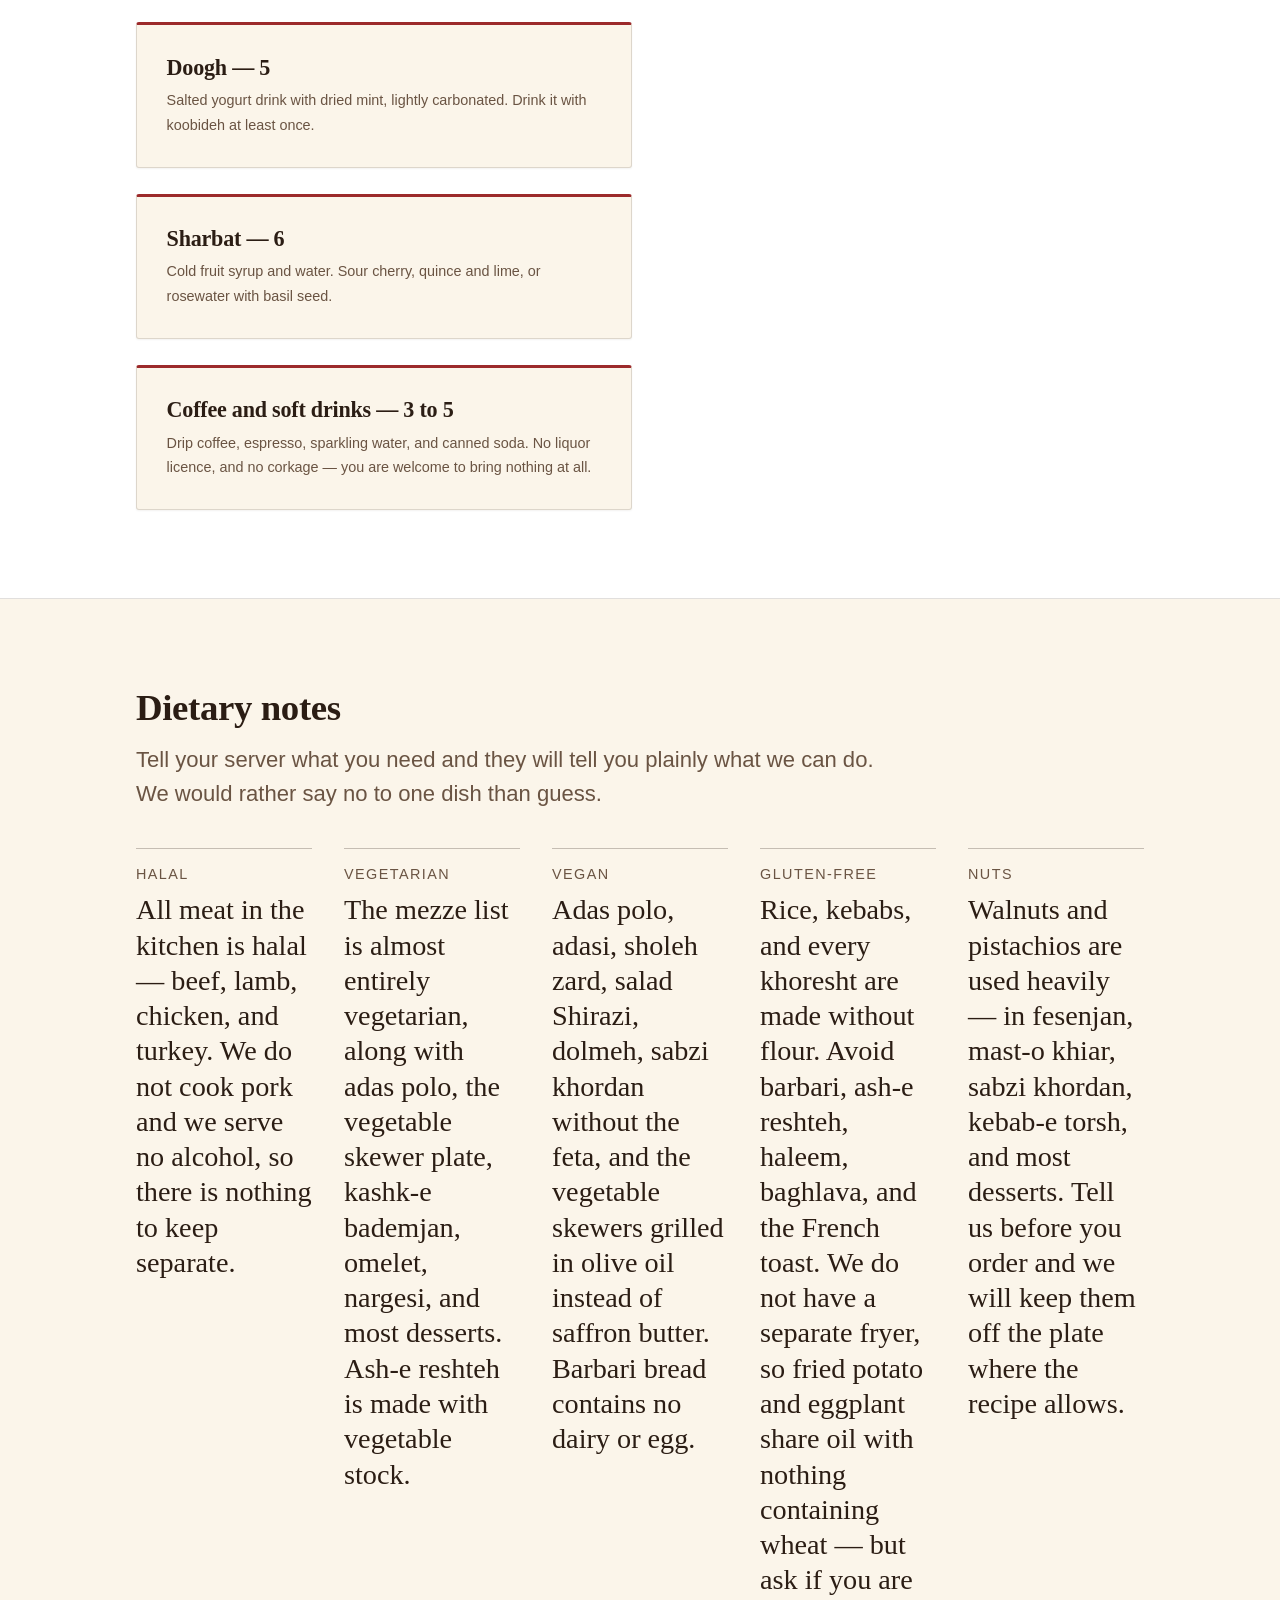
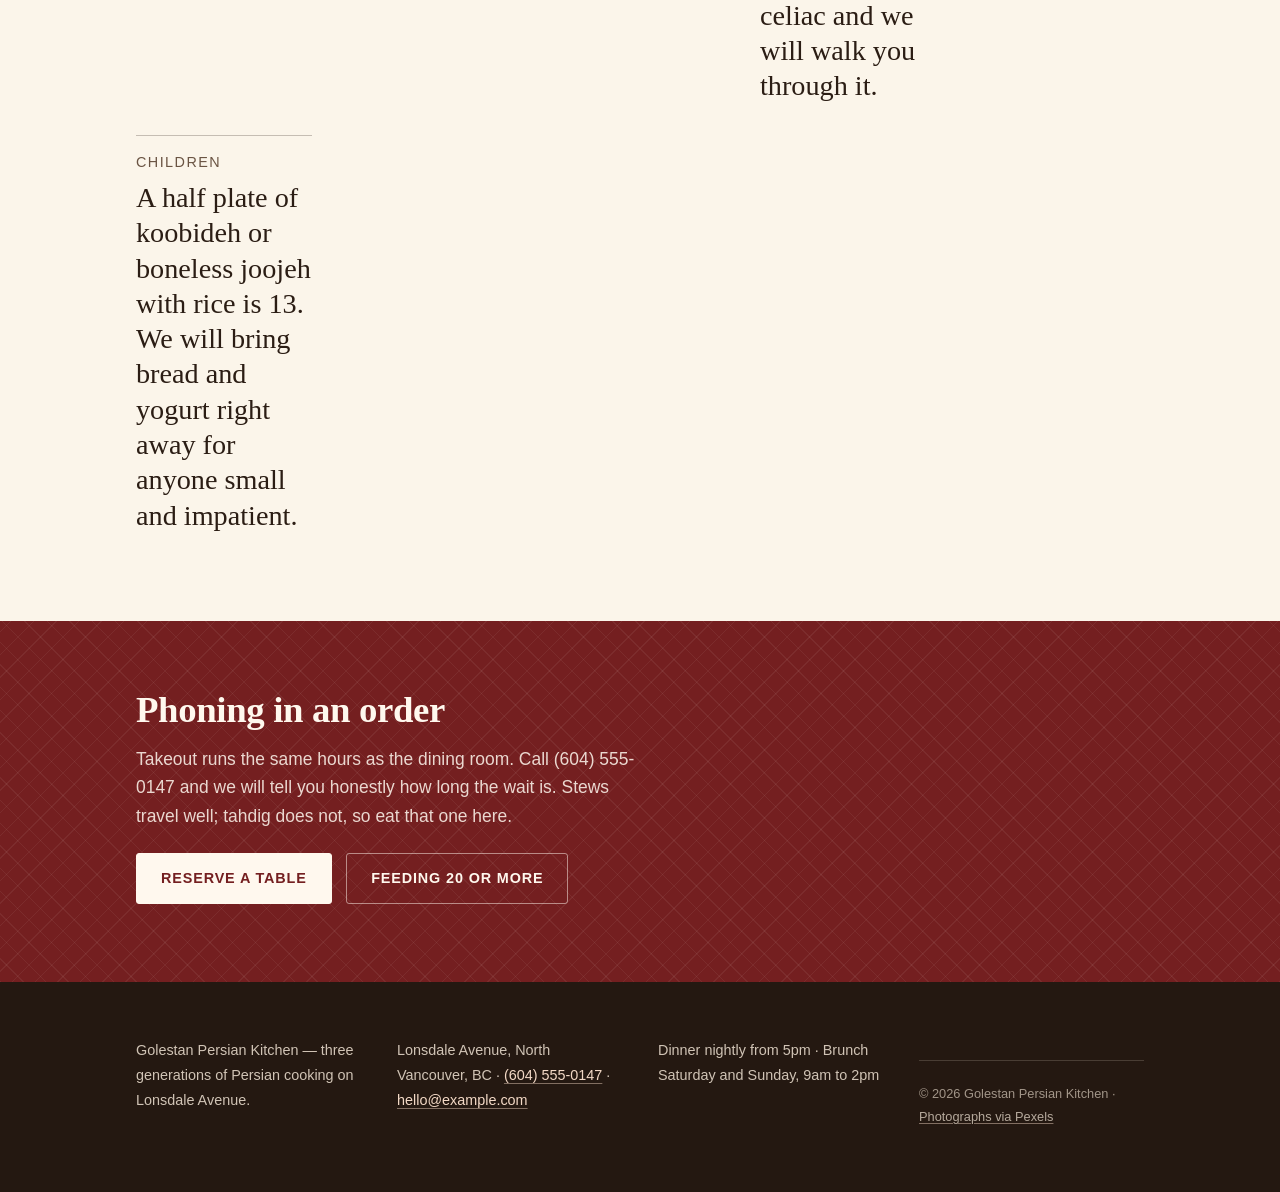
<file: menu.html>
<!DOCTYPE html>
<html lang="en">
<head>
<meta charset="utf-8">
<meta name="viewport" content="width=device-width, initial-scale=1">
<title>Menu — Golestan Persian Kitchen</title>
<meta name="description" content="The full dinner and weekend brunch menus at Golestan Persian Kitchen on Lonsdale Avenue — mezze, charcoal kebabs, slow-cooked khoresht, desserts, tea, and dietary notes.">
<link rel="icon" href="favicon.svg" type="image/svg+xml">
<link rel="stylesheet" href="assets/styles.css">
</head>
<body>
<header class="site-header">
  <div class="container header-inner">
    <a class="brand" href="index.html">Golestan Persian Kitchen</a>
    <nav class="site-nav">
      <a href="index.html">Home</a>
      <a href="menu.html" class="is-current">Menu</a>
      <a href="catering.html">Catering</a>
      <a href="reservations.html">Reservations</a>
    </nav>
  </div>
</header>

<main>

  <section class="hero">
    <div class="container">
      <h1>The Menu</h1>
      <p>Dinner every night from 5pm, brunch Saturday and Sunday until 2pm. Everything on this page is available for takeout — phone <a href="tel:+16045550147">(604) 555-0147</a> and we will have it boxed and bagged in about twenty-five minutes.</p>
      <p>
        <a class="button button-primary" href="reservations.html">Book a table</a>
        <a class="button button-secondary" href="catering.html">Order catering</a>
      </p>
    </div>
  </section>

  <section class="section">
    <div class="container">
      <h2>Where the food comes from</h2>
      <p>Three things decide how a Persian meal tastes, and we buy all three carefully.</p>
      <p>The rice is aged sella basmati from Punjab, bought in 20-kilo sacks and rested at least a year before it reaches us. Aged grain drinks less water and comes out long and separate, which is the whole point of chelow. We parboil it, drain it, and steam it over a low flame for forty minutes with a lid wrapped in a cloth. The crust at the bottom of the pot — tahdig — is made with yogurt and saffron, and there is only so much of it in each pot, so it goes out until it runs out.</p>
      <p>Herbs are the other half. Ghormeh sabzi takes parsley, cilantro, chives, and fenugreek, and we wash and chop them here rather than buying them frozen. Through the summer most of it comes from farms in the Fraser Valley; in winter we buy from the Persian grocers up on Lonsdale who bring in what we cannot get locally. The fenugreek is always dried, because fresh fenugreek turns the stew bitter.</p>
      <p>Lamb is halal, from a supplier in Surrey we have used since 2009 — shoulder for the stews, leg for the kebab. Beef and chicken are halal as well. We grind the koobideh meat in-house each morning, twice through the plate, with grated onion and nothing else but salt and pepper. It has to be ground the same day or it will not hold on the skewer.</p>
    </div>
  </section>

  <section class="section section-alt">
    <div class="container">
      <h2>Appetizers and mezze</h2>
      <p>Portions are meant for sharing. Three or four between two people makes a full meal if you would rather skip the kebab.</p>
      <ul class="card-grid">
        <li class="card">
          <h3>Kashk-e bademjan — 13</h3>
          <p>Eggplant cooked down slowly with garlic and turmeric, finished with whey, fried mint, and crisp onion. Served warm with barbari bread.</p>
        </li>
        <li class="card">
          <h3>Mast-o khiar — 9</h3>
          <p>Strained yogurt with cucumber, dried mint, dill, and a few crushed walnuts and rose petals over the top. Cold, and good with everything else on the table.</p>
        </li>
        <li class="card">
          <h3>Mirza ghasemi — 13</h3>
          <p>Smoked eggplant from the Caspian coast, mashed with tomato, a lot of garlic, and egg stirred through at the end.</p>
        </li>
        <li class="card">
          <h3>Sabzi khordan — 11</h3>
          <p>A plate of fresh tarragon, basil, mint, and radish with feta and walnuts. This is how a Persian dinner begins, and it keeps coming back through the meal.</p>
        </li>
        <li class="card">
          <h3>Ash-e reshteh — 12</h3>
          <p>Thick soup of noodles, chickpeas, lentils, and herbs, topped with whey, fried mint, and onion. A bowl is nearly a meal.</p>
        </li>
        <li class="card">
          <h3>Salad Shirazi — 9</h3>
          <p>Cucumber, tomato, and red onion diced small, dressed with lime juice, olive oil, and dried mint. We dress it to order so it stays crisp.</p>
        </li>
        <li class="card">
          <h3>Dolmeh barg-e mo — 12</h3>
          <p>Grape leaves rolled around rice, split peas, and herbs, with a little tamarind and sugar in the braise. Six to an order, served cool.</p>
        </li>
        <li class="card">
          <h3>Barbari bread and butter — 5</h3>
          <p>Baked down the street each afternoon, brought over warm, sprinkled with sesame and nigella seed.</p>
        </li>
      </ul>
    </div>
  </section>

  <section class="section">
    <div class="container">
      <h2>Charcoal kebabs and rice plates</h2>
      <p>Everything here is grilled over lump charcoal on flat steel skewers. Each plate comes with saffron chelow rice, a charred tomato, grilled onion, and a wedge of lime. Substitute baghali polo — rice with dill and fava beans — for 4, or ask for a side of tahdig for 7 while it lasts.</p>
      <ul class="card-grid">
        <li class="card">
          <h3>Koobideh — 24</h3>
          <p>Two skewers of ground beef and lamb with grated onion, pressed onto the skewer by hand. The house standard, and the thing we make most of.</p>
        </li>
        <li class="card">
          <h3>Barg — 31</h3>
          <p>Beef tenderloin butterflied thin, marinated overnight in onion juice and saffron. Ordered medium unless you tell us otherwise.</p>
        </li>
        <li class="card">
          <h3>Joojeh with bone — 26</h3>
          <p>Chicken thigh and leg on the bone in saffron, lemon, and onion. Slower over the coals, juicier for it.</p>
        </li>
        <li class="card">
          <h3>Joojeh boneless — 25</h3>
          <p>The same marinade on thigh meat off the bone. This is the one most children order.</p>
        </li>
        <li class="card">
          <h3>Shishlik — 34</h3>
          <p>Four lamb rib chops, trimmed close, seasoned simply with salt, pepper, and lemon. Our most expensive plate and worth the difference.</p>
        </li>
        <li class="card">
          <h3>Soltani — 36</h3>
          <p>One skewer of koobideh and one of barg on the same plate, for when you cannot decide.</p>
        </li>
        <li class="card">
          <h3>Kebab-e torsh — 28</h3>
          <p>Beef marinated in pomegranate molasses and ground walnut, from Gilan. Tart, dark, and unlike the rest of the grill.</p>
        </li>
        <li class="card">
          <h3>Vegetable skewer plate — 21</h3>
          <p>Mushroom, zucchini, pepper, and onion over the coals with saffron butter, served on chelow. Ask and we will grill it with olive oil instead.</p>
        </li>
      </ul>
    </div>
  </section>

  <section class="section section-alt">
    <div class="container">
      <h2>Khoresht — the slow-cooked stews</h2>
      <img src="assets/herb-stew-bowl.jpg" alt="A bowl of ghormeh sabzi, the slow-cooked herb and lamb stew, served with steamed rice" width="5279" height="7914">
      <p>These are the dishes that take the longest and that we are proudest of. Each pot goes on in the morning and comes off in the late afternoon. All stews are served with saffron chelow rice. Lamb can be swapped for chicken on request, or left out entirely.</p>
      <ul class="card-grid">
        <li class="card">
          <h3>Ghormeh sabzi — 26</h3>
          <p>Lamb shoulder with parsley, cilantro, chives, and dried fenugreek, red kidney beans, and whole dried limes. Cooked four hours until the herbs turn almost black. The dish people order when they are homesick.</p>
        </li>
        <li class="card">
          <h3>Gheymeh — 25</h3>
          <p>Lamb and yellow split peas in a tomato and dried lime broth, with a handful of crisp fried potato over the top.</p>
        </li>
        <li class="card">
          <h3>Fesenjan — 28</h3>
          <p>Ground walnuts and pomegranate molasses cooked down for hours with chicken thigh until the sauce is thick and dark. Sweet and sour together; ask for it tarter and we will adjust the pot for you.</p>
        </li>
        <li class="card">
          <h3>Bademjan — 25</h3>
          <p>Lamb with fried eggplant, tomato, and sour grape juice. The eggplant is salted and fried to order so it does not go soft in the pot.</p>
        </li>
        <li class="card">
          <h3>Karafs — 25</h3>
          <p>Celery and mint with lamb, sharpened with lemon. Lighter than the others, and a good first stew if you have not had khoresht before.</p>
        </li>
        <li class="card">
          <h3>Adas polo — 22</h3>
          <p>Lentil rice with dates, raisins, and cinnamon, cooked without meat. Vegan as it stands.</p>
        </li>
      </ul>
    </div>
  </section>

  <section class="section">
    <div class="container">
      <h2>Weekend brunch — Saturday and Sunday until 2pm</h2>
      <img src="assets/persian-brunch-table.jpg" alt="A weekend brunch spread of feta, walnuts, fresh herbs, honey, and warm barbari bread" width="2700" height="2700">
      <p>Brunch is the meal we grew up eating: bread, cheese, herbs, honey, eggs, and a lot of tea. The kitchen opens at 9am both days. We do not take brunch reservations for parties under six, so come early if it is raining — the room fills by 11.</p>
      <ul class="card-grid">
        <li class="card">
          <h3>Sofreh-ye sobhaneh — 24 for two</h3>
          <p>The full table: feta, walnuts, fresh herbs, cucumber, tomato, butter, sour cherry preserve, honeycomb, and as much warm barbari as you can eat. Tea included.</p>
        </li>
        <li class="card">
          <h3>Nan-o panir-o sabzi — 14</h3>
          <p>The smaller version for one. Bread, feta, walnuts, and a plate of herbs.</p>
        </li>
        <li class="card">
          <h3>Omelet — 15</h3>
          <p>Tomatoes cooked down with turmeric and eggs broken in at the end, served in the pan with bread. Lighter than it sounds.</p>
        </li>
        <li class="card">
          <h3>Nargesi — 16</h3>
          <p>Spinach wilted in butter with garlic and eggs folded through, finished with a spoon of yogurt.</p>
        </li>
        <li class="card">
          <h3>Haleem — 16</h3>
          <p>Wheat and shredded turkey cooked overnight into a smooth porridge, served with cinnamon, sugar, and melted butter to add yourself. Sundays only, until it is gone.</p>
        </li>
        <li class="card">
          <h3>Adasi — 12</h3>
          <p>Lentils stewed soft with onion and turmeric, with lemon and bread. Vegan.</p>
        </li>
        <li class="card">
          <h3>Halim bademjan — 15</h3>
          <p>Eggplant and lamb cooked to a paste with whey and mint, eaten with bread. A heavier plate for a cold morning.</p>
        </li>
        <li class="card">
          <h3>Saffron French toast — 15</h3>
          <p>Barbari soaked in saffron custard, griddled in butter, served with date syrup and clotted cream. The one concession to the neighbourhood.</p>
        </li>
      </ul>
    </div>
  </section>

  <section class="section section-alt">
    <div class="container">
      <h2>Desserts, tea, and drinks</h2>
      <img src="assets/persian-tea-glass.jpg" alt="A glass of black tea poured from a samovar, served with saffron rock sugar" width="4200" height="4200">
      <p>The samovar runs all day. Tea is 4 a glass and we will keep refilling it for as long as you are sitting down — that is not a promotion, it is just how tea works.</p>
      <ul class="card-grid">
        <li class="card">
          <h3>Bastani — 10</h3>
          <p>Saffron and rosewater ice cream with pistachio and frozen threads of clotted cream, churned here each week.</p>
        </li>
        <li class="card">
          <h3>Faloodeh — 10</h3>
          <p>Thin frozen rice noodles in rosewater syrup with lime squeezed over at the table. Cold and very refreshing.</p>
        </li>
        <li class="card">
          <h3>Sholeh zard — 8</h3>
          <p>Saffron rice pudding set in a shallow dish, scattered with cinnamon, almond, and pistachio. Vegan.</p>
        </li>
        <li class="card">
          <h3>Baghlava — 8</h3>
          <p>Cut in diamonds, made with rosewater and cardamom rather than honey, so it is less sweet than the Levantine kind.</p>
        </li>
        <li class="card">
          <h3>Black tea — 4</h3>
          <p>Loose Ceylon and Earl Grey brewed over the samovar, poured strong and cut with hot water to taste. Served with saffron rock sugar.</p>
        </li>
        <li class="card">
          <h3>Doogh — 5</h3>
          <p>Salted yogurt drink with dried mint, lightly carbonated. Drink it with koobideh at least once.</p>
        </li>
        <li class="card">
          <h3>Sharbat — 6</h3>
          <p>Cold fruit syrup and water. Sour cherry, quince and lime, or rosewater with basil seed.</p>
        </li>
        <li class="card">
          <h3>Coffee and soft drinks — 3 to 5</h3>
          <p>Drip coffee, espresso, sparkling water, and canned soda. No liquor licence, and no corkage — you are welcome to bring nothing at all.</p>
        </li>
      </ul>
    </div>
  </section>

  <section class="section">
    <div class="container">
      <h2>Dietary notes</h2>
      <p>Tell your server what you need and they will tell you plainly what we can do. We would rather say no to one dish than guess.</p>
      <dl class="facts">
        <div class="fact">
          <dt>Halal</dt>
          <dd>All meat in the kitchen is halal — beef, lamb, chicken, and turkey. We do not cook pork and we serve no alcohol, so there is nothing to keep separate.</dd>
        </div>
        <div class="fact">
          <dt>Vegetarian</dt>
          <dd>The mezze list is almost entirely vegetarian, along with adas polo, the vegetable skewer plate, kashk-e bademjan, omelet, nargesi, and most desserts. Ash-e reshteh is made with vegetable stock.</dd>
        </div>
        <div class="fact">
          <dt>Vegan</dt>
          <dd>Adas polo, adasi, sholeh zard, salad Shirazi, dolmeh, sabzi khordan without the feta, and the vegetable skewers grilled in olive oil instead of saffron butter. Barbari bread contains no dairy or egg.</dd>
        </div>
        <div class="fact">
          <dt>Gluten-free</dt>
          <dd>Rice, kebabs, and every khoresht are made without flour. Avoid barbari, ash-e reshteh, haleem, baghlava, and the French toast. We do not have a separate fryer, so fried potato and eggplant share oil with nothing containing wheat — but ask if you are celiac and we will walk you through it.</dd>
        </div>
        <div class="fact">
          <dt>Nuts</dt>
          <dd>Walnuts and pistachios are used heavily — in fesenjan, mast-o khiar, sabzi khordan, kebab-e torsh, and most desserts. Tell us before you order and we will keep them off the plate where the recipe allows.</dd>
        </div>
        <div class="fact">
          <dt>Children</dt>
          <dd>A half plate of koobideh or boneless joojeh with rice is 13. We will bring bread and yogurt right away for anyone small and impatient.</dd>
        </div>
      </dl>
    </div>
  </section>

  <section class="cta">
    <div class="container">
      <h2>Phoning in an order</h2>
      <p>Takeout runs the same hours as the dining room. Call (604) 555-0147 and we will tell you honestly how long the wait is. Stews travel well; tahdig does not, so eat that one here.</p>
      <p>
        <a class="button button-primary" href="reservations.html">Reserve a table</a>
        <a class="button button-secondary" href="catering.html">Feeding 20 or more</a>
      </p>
    </div>
  </section>

</main>

<footer class="site-footer">
  <div class="container">
    <p>Golestan Persian Kitchen — three generations of Persian cooking on Lonsdale Avenue.</p>
    <p>Lonsdale Avenue, North Vancouver, BC · <a href="tel:+16045550147">(604) 555-0147</a> · <a href="mailto:hello@example.com">hello@example.com</a></p>
    <p>Dinner nightly from 5pm · Brunch Saturday and Sunday, 9am to 2pm</p>
    <p><small>© 2026 Golestan Persian Kitchen · <a href="https://www.pexels.com">Photographs via Pexels</a></small></p>
  </div>
</footer>
</body>
</html>
</file>
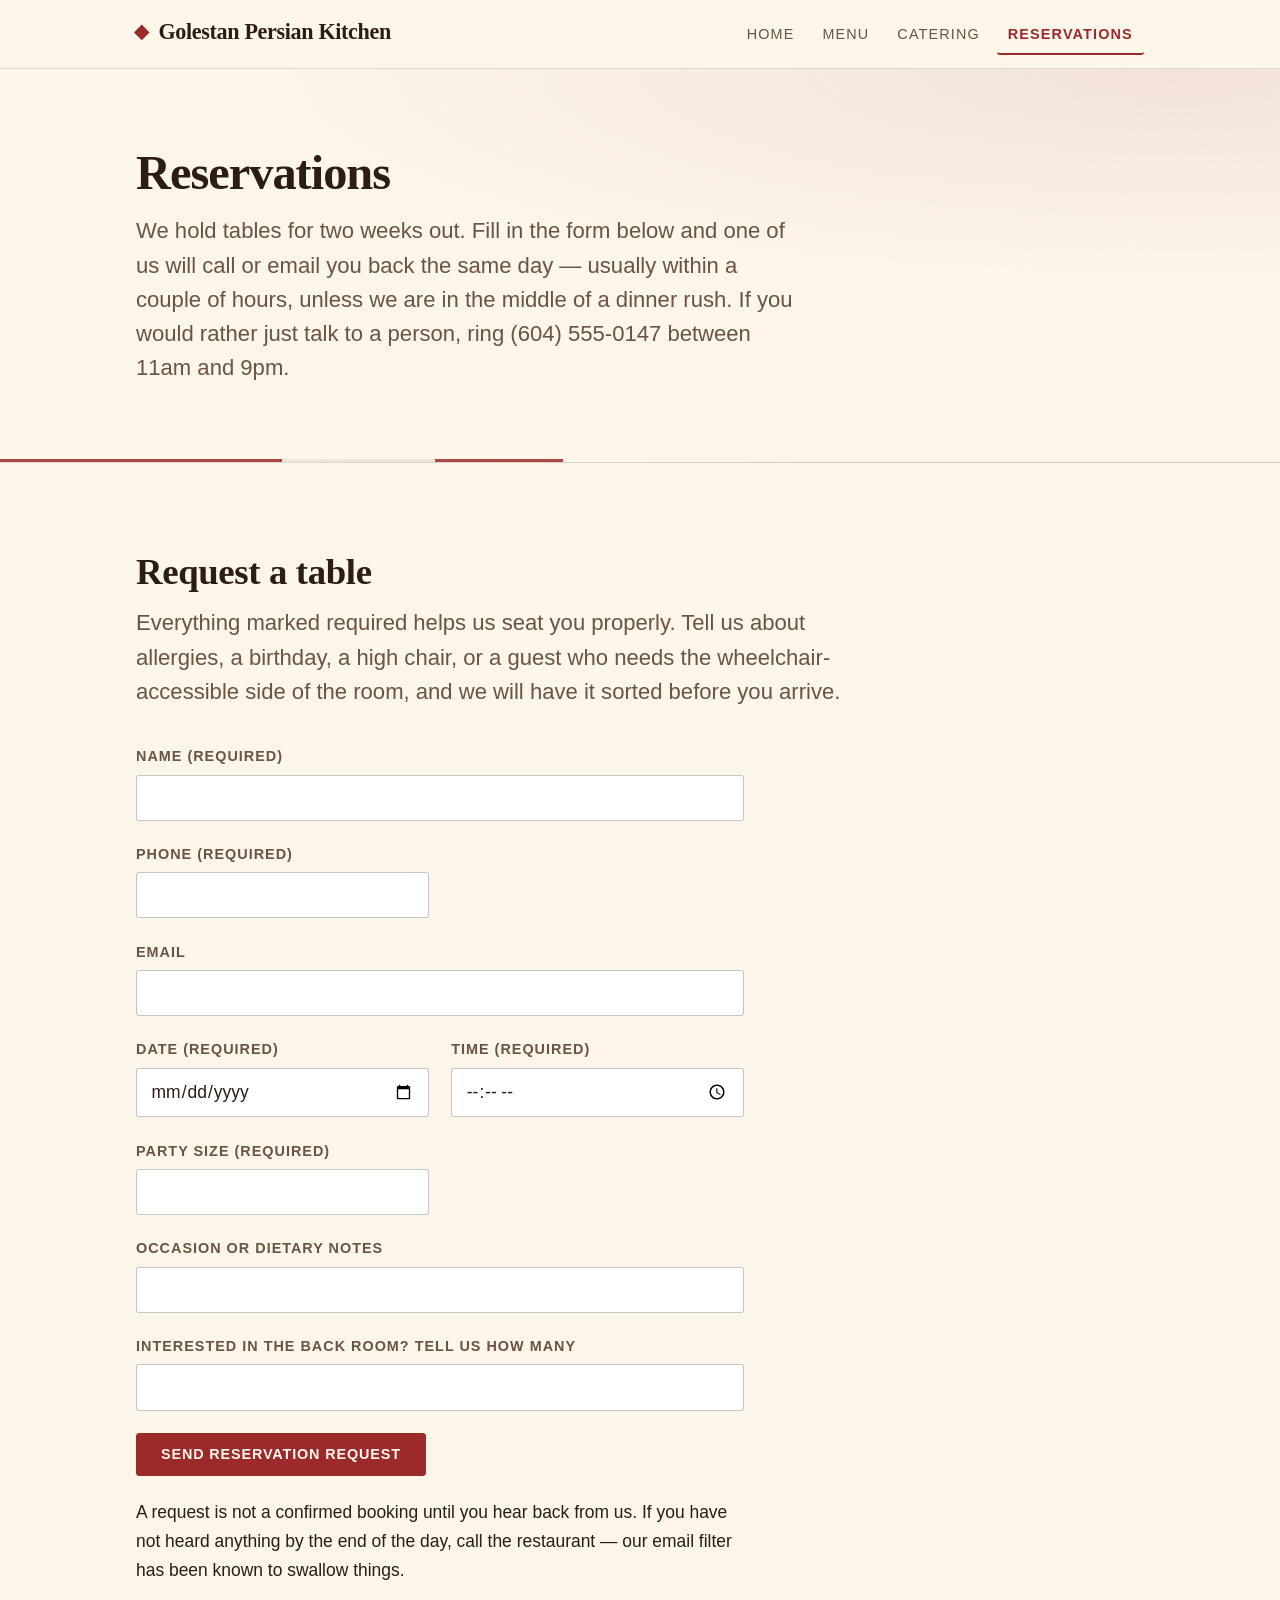
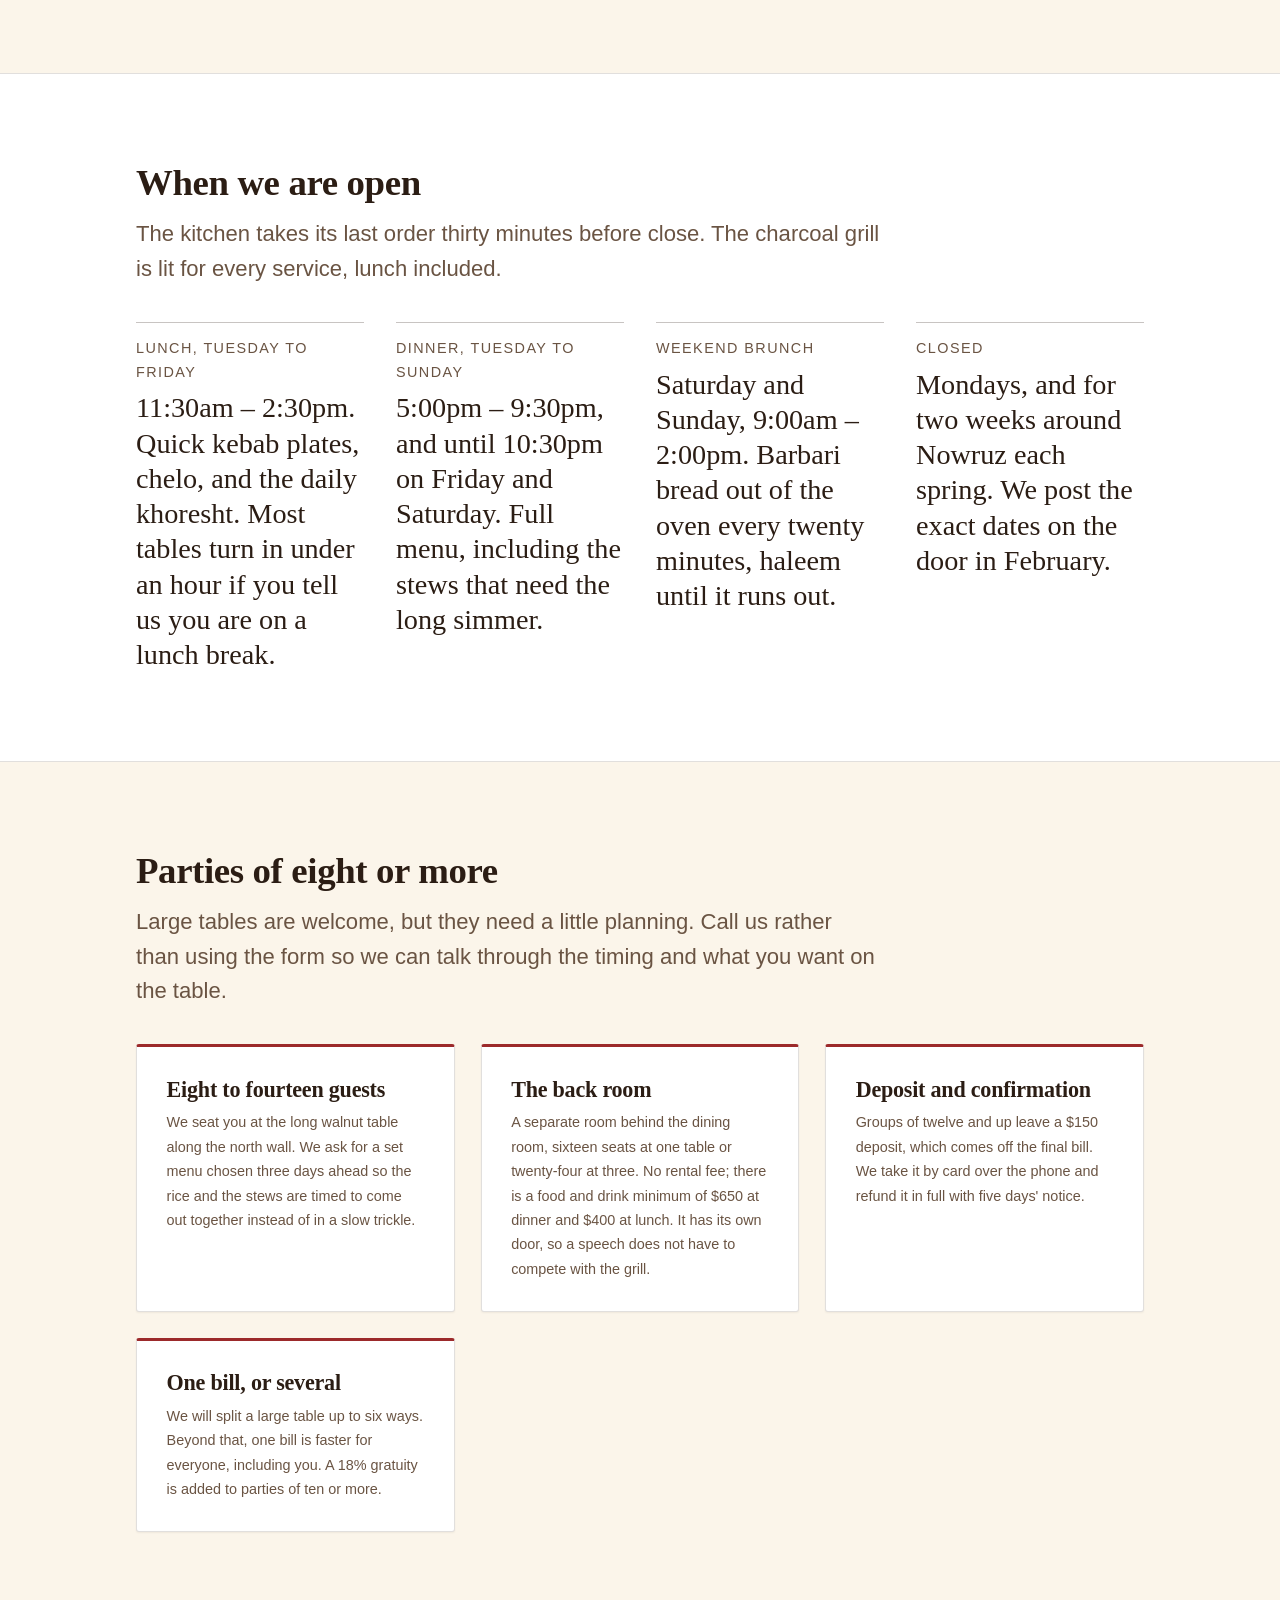
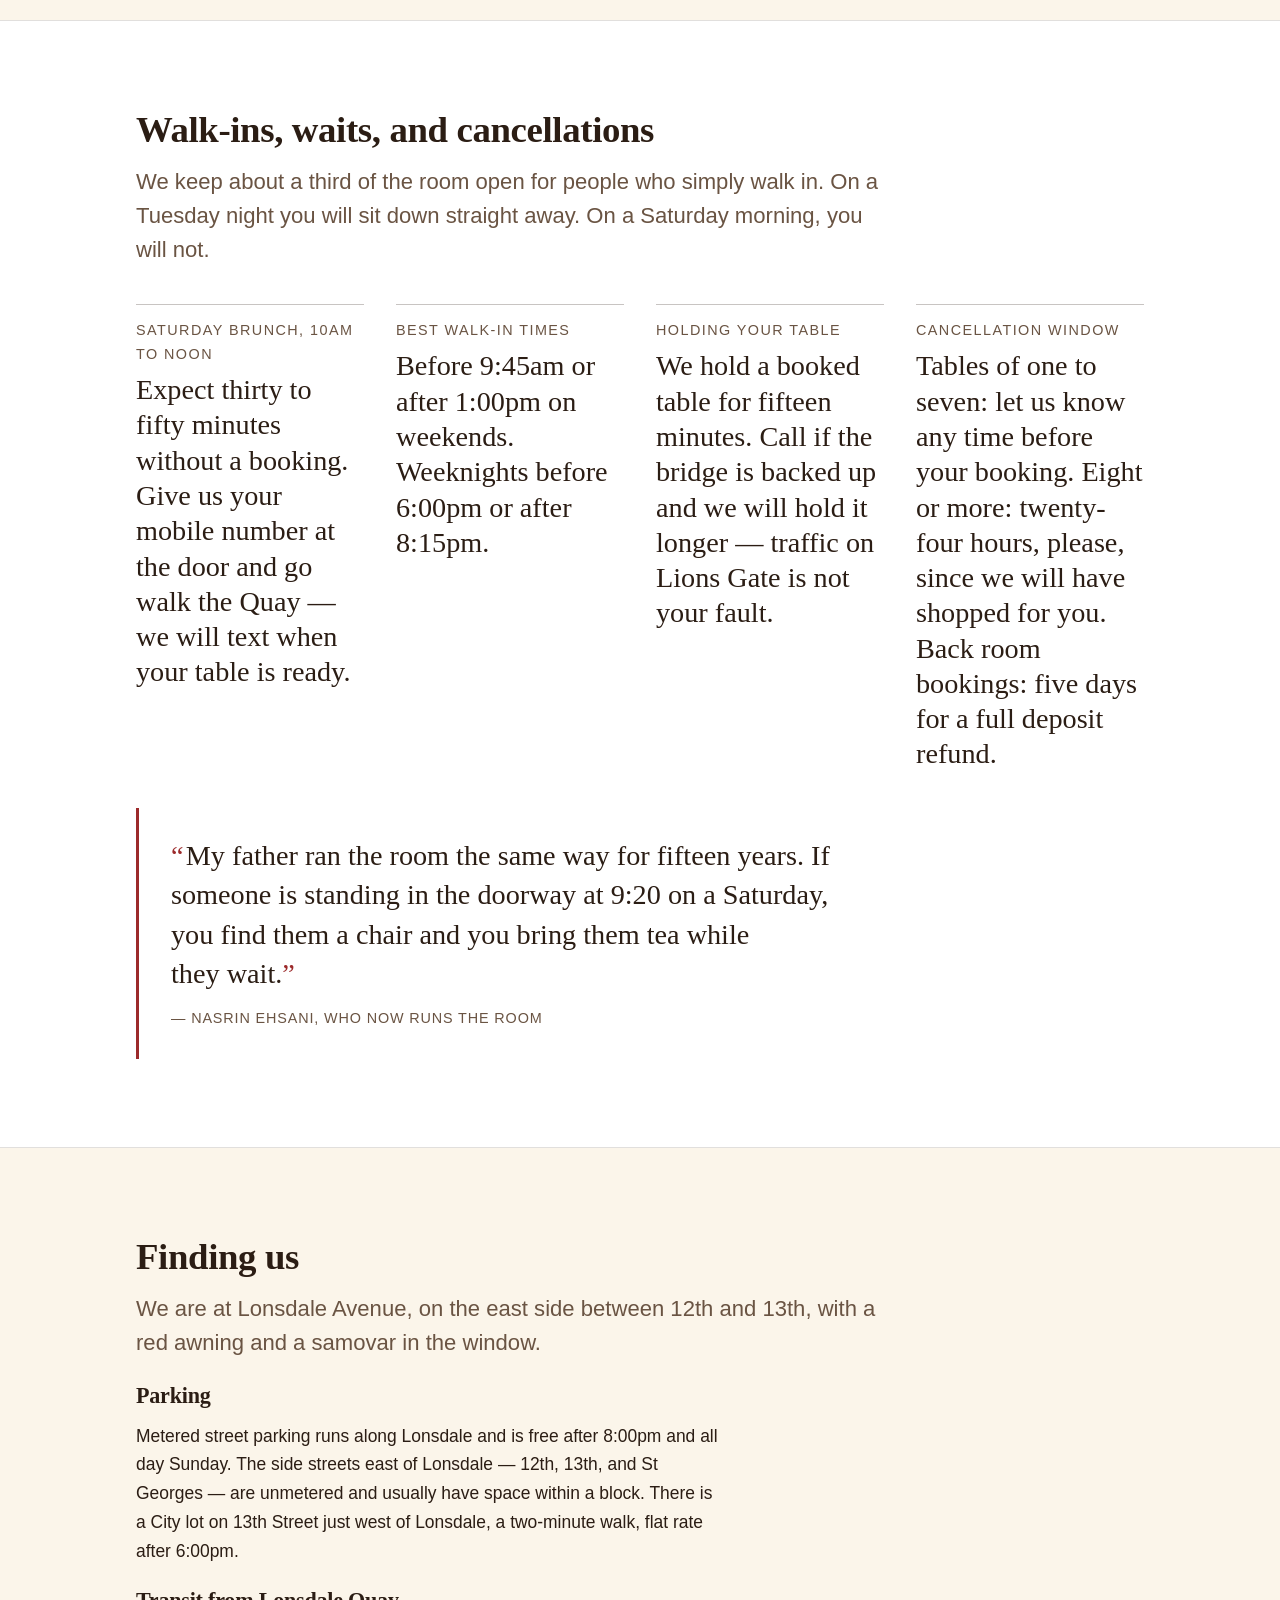
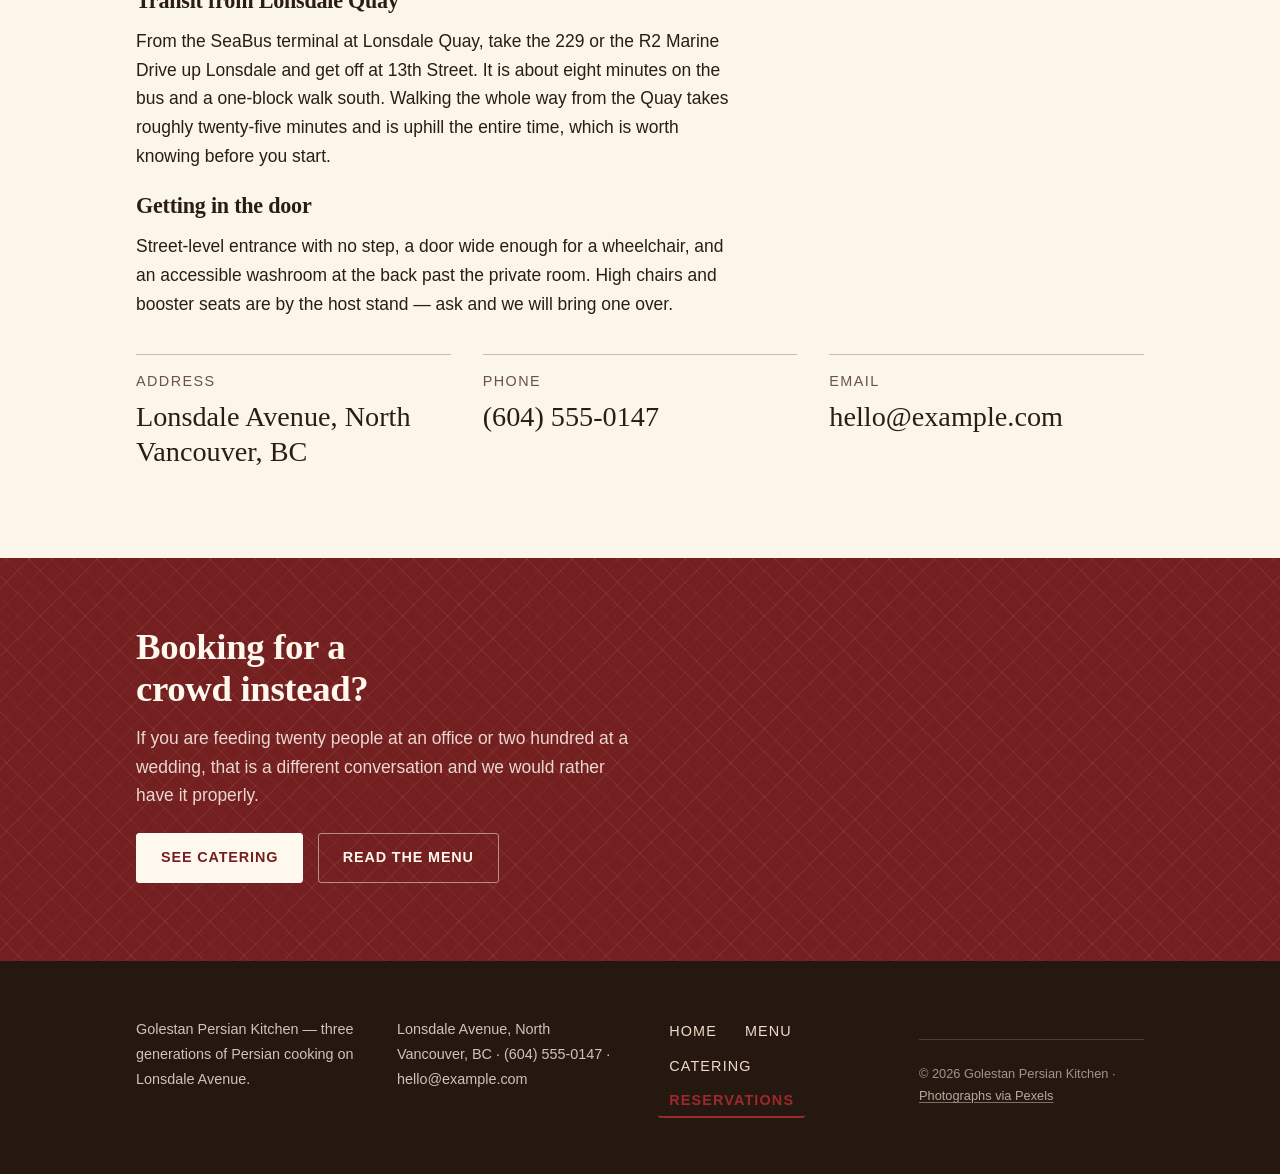
<file: reservations.html>
<!DOCTYPE html>
<html lang="en">
<head>
<meta charset="utf-8">
<meta name="viewport" content="width=device-width, initial-scale=1">
<title>Reservations — Golestan Persian Kitchen</title>
<meta name="description" content="Book a table at Golestan Persian Kitchen on Lonsdale Avenue in North Vancouver. Service hours, large party and private room policy, Saturday brunch waits, parking and transit.">
<link rel="icon" href="favicon.svg" type="image/svg+xml">
<link rel="stylesheet" href="assets/styles.css">
</head>
<body>
<header class="site-header">
  <div class="container header-inner">
    <a class="brand" href="index.html">Golestan Persian Kitchen</a>
    <nav class="site-nav">
      <a href="index.html">Home</a>
      <a href="menu.html">Menu</a>
      <a href="catering.html">Catering</a>
      <a href="reservations.html" class="is-current">Reservations</a>
    </nav>
  </div>
</header>

<main>

  <section class="hero">
    <div class="container">
      <h1>Reservations</h1>
      <p>We hold tables for two weeks out. Fill in the form below and one of us will call or email you back the same day — usually within a couple of hours, unless we are in the middle of a dinner rush. If you would rather just talk to a person, ring (604) 555-0147 between 11am and 9pm.</p>
    </div>
  </section>

  <section class="section">
    <div class="container">
      <h2>Request a table</h2>
      <p>Everything marked required helps us seat you properly. Tell us about allergies, a birthday, a high chair, or a guest who needs the wheelchair-accessible side of the room, and we will have it sorted before you arrive.</p>

      <form class="form" action="reservations.html" method="post">
        <div class="field">
          <label for="name">Name (required)</label>
          <input id="name" name="name" type="text" autocomplete="name" required>
        </div>
        <div class="field">
          <label for="phone">Phone (required)</label>
          <input id="phone" name="phone" type="tel" autocomplete="tel" required>
        </div>
        <div class="field">
          <label for="email">Email</label>
          <input id="email" name="email" type="email" autocomplete="email">
        </div>
        <div class="field">
          <label for="date">Date (required)</label>
          <input id="date" name="date" type="date" required>
        </div>
        <div class="field">
          <label for="time">Time (required)</label>
          <input id="time" name="time" type="time" required>
        </div>
        <div class="field">
          <label for="party">Party size (required)</label>
          <input id="party" name="party" type="number" min="1" max="60" step="1" required>
        </div>
        <div class="field">
          <label for="notes">Occasion or dietary notes</label>
          <input id="notes" name="notes" type="text">
        </div>
        <div class="field">
          <label for="room">Interested in the back room? Tell us how many</label>
          <input id="room" name="room" type="text">
        </div>
        <p><button class="button button-primary" type="submit">Send reservation request</button></p>
      </form>

      <p>A request is not a confirmed booking until you hear back from us. If you have not heard anything by the end of the day, call the restaurant — our email filter has been known to swallow things.</p>
    </div>
  </section>

  <section class="section section-alt">
    <div class="container">
      <h2>When we are open</h2>
      <p>The kitchen takes its last order thirty minutes before close. The charcoal grill is lit for every service, lunch included.</p>
      <dl class="facts">
        <div class="fact">
          <dt>Lunch, Tuesday to Friday</dt>
          <dd>11:30am – 2:30pm. Quick kebab plates, chelo, and the daily khoresht. Most tables turn in under an hour if you tell us you are on a lunch break.</dd>
        </div>
        <div class="fact">
          <dt>Dinner, Tuesday to Sunday</dt>
          <dd>5:00pm – 9:30pm, and until 10:30pm on Friday and Saturday. Full menu, including the stews that need the long simmer.</dd>
        </div>
        <div class="fact">
          <dt>Weekend brunch</dt>
          <dd>Saturday and Sunday, 9:00am – 2:00pm. Barbari bread out of the oven every twenty minutes, haleem until it runs out.</dd>
        </div>
        <div class="fact">
          <dt>Closed</dt>
          <dd>Mondays, and for two weeks around Nowruz each spring. We post the exact dates on the door in February.</dd>
        </div>
      </dl>
    </div>
  </section>

  <section class="section">
    <div class="container">
      <h2>Parties of eight or more</h2>
      <p>Large tables are welcome, but they need a little planning. Call us rather than using the form so we can talk through the timing and what you want on the table.</p>
      <ul class="card-grid">
        <li class="card">
          <h3>Eight to fourteen guests</h3>
          <p>We seat you at the long walnut table along the north wall. We ask for a set menu chosen three days ahead so the rice and the stews are timed to come out together instead of in a slow trickle.</p>
        </li>
        <li class="card">
          <h3>The back room</h3>
          <p>A separate room behind the dining room, sixteen seats at one table or twenty-four at three. No rental fee; there is a food and drink minimum of $650 at dinner and $400 at lunch. It has its own door, so a speech does not have to compete with the grill.</p>
        </li>
        <li class="card">
          <h3>Deposit and confirmation</h3>
          <p>Groups of twelve and up leave a $150 deposit, which comes off the final bill. We take it by card over the phone and refund it in full with five days' notice.</p>
        </li>
        <li class="card">
          <h3>One bill, or several</h3>
          <p>We will split a large table up to six ways. Beyond that, one bill is faster for everyone, including you. A 18% gratuity is added to parties of ten or more.</p>
        </li>
      </ul>
    </div>
  </section>

  <section class="section section-alt">
    <div class="container">
      <h2>Walk-ins, waits, and cancellations</h2>
      <p>We keep about a third of the room open for people who simply walk in. On a Tuesday night you will sit down straight away. On a Saturday morning, you will not.</p>

      <dl class="facts">
        <div class="fact">
          <dt>Saturday brunch, 10am to noon</dt>
          <dd>Expect thirty to fifty minutes without a booking. Give us your mobile number at the door and go walk the Quay — we will text when your table is ready.</dd>
        </div>
        <div class="fact">
          <dt>Best walk-in times</dt>
          <dd>Before 9:45am or after 1:00pm on weekends. Weeknights before 6:00pm or after 8:15pm.</dd>
        </div>
        <div class="fact">
          <dt>Holding your table</dt>
          <dd>We hold a booked table for fifteen minutes. Call if the bridge is backed up and we will hold it longer — traffic on Lions Gate is not your fault.</dd>
        </div>
        <div class="fact">
          <dt>Cancellation window</dt>
          <dd>Tables of one to seven: let us know any time before your booking. Eight or more: twenty-four hours, please, since we will have shopped for you. Back room bookings: five days for a full deposit refund.</dd>
        </div>
      </dl>

      <blockquote class="quote">
        <p>My father ran the room the same way for fifteen years. If someone is standing in the doorway at 9:20 on a Saturday, you find them a chair and you bring them tea while they wait.</p>
        <cite>Nasrin Ehsani, who now runs the room</cite>
      </blockquote>
    </div>
  </section>

  <section class="section">
    <div class="container">
      <h2>Finding us</h2>
      <p>We are at Lonsdale Avenue, on the east side between 12th and 13th, with a red awning and a samovar in the window.</p>

      <h3>Parking</h3>
      <p>Metered street parking runs along Lonsdale and is free after 8:00pm and all day Sunday. The side streets east of Lonsdale — 12th, 13th, and St Georges — are unmetered and usually have space within a block. There is a City lot on 13th Street just west of Lonsdale, a two-minute walk, flat rate after 6:00pm.</p>

      <h3>Transit from Lonsdale Quay</h3>
      <p>From the SeaBus terminal at Lonsdale Quay, take the 229 or the R2 Marine Drive up Lonsdale and get off at 13th Street. It is about eight minutes on the bus and a one-block walk south. Walking the whole way from the Quay takes roughly twenty-five minutes and is uphill the entire time, which is worth knowing before you start.</p>

      <h3>Getting in the door</h3>
      <p>Street-level entrance with no step, a door wide enough for a wheelchair, and an accessible washroom at the back past the private room. High chairs and booster seats are by the host stand — ask and we will bring one over.</p>

      <div class="facts">
        <div class="fact">
          <dt>Address</dt>
          <dd>Lonsdale Avenue, North Vancouver, BC</dd>
        </div>
        <div class="fact">
          <dt>Phone</dt>
          <dd>(604) 555-0147</dd>
        </div>
        <div class="fact">
          <dt>Email</dt>
          <dd>hello@example.com</dd>
        </div>
      </div>
    </div>
  </section>

  <section class="cta">
    <div class="container">
      <h2>Booking for a crowd instead?</h2>
      <p>If you are feeding twenty people at an office or two hundred at a wedding, that is a different conversation and we would rather have it properly.</p>
      <p>
        <a class="button button-primary" href="catering.html">See catering</a>
        <a class="button button-secondary" href="menu.html">Read the menu</a>
      </p>
    </div>
  </section>

</main>

<footer class="site-footer">
  <div class="container">
    <p>Golestan Persian Kitchen — three generations of Persian cooking on Lonsdale Avenue.</p>
    <p>Lonsdale Avenue, North Vancouver, BC · (604) 555-0147 · hello@example.com</p>
    <nav class="site-nav">
      <a href="index.html">Home</a>
      <a href="menu.html">Menu</a>
      <a href="catering.html">Catering</a>
      <a href="reservations.html" class="is-current">Reservations</a>
    </nav>
    <p><small>© 2026 Golestan Persian Kitchen · <a href="https://www.pexels.com">Photographs via Pexels</a></small></p>
  </div>
</footer>
</body>
</html>
</file>
<file: assets/styles.css>
:root {
  /* ---- palette ------------------------------------------------------ */
  --bg: #FBF5EA;
  --surface: #FFFFFF;
  --text: #2B1D14;
  --muted: #6A5443;
  --accent: #9C2A2B;
  --accent-contrast: #FFF8EE;

  /* ---- derived tones ------------------------------------------------ */
  --accent-deep: #741F20;
  --accent-tint: #F3E2DA;
  --line: rgba(43, 29, 20, 0.14);
  --line-strong: rgba(43, 29, 20, 0.26);
  --shadow-sm: 0 1px 2px rgba(43, 29, 20, 0.06);
  --shadow-md: 0 14px 34px -22px rgba(43, 29, 20, 0.55);
  --footer-bg: #241811;
  --footer-text: #EFE2D2;

  /* ---- type --------------------------------------------------------- */
  --font-head: Georgia, "Iowan Old Style", "Times New Roman", serif;
  --font-body: "Segoe UI", -apple-system, BlinkMacSystemFont, Roboto,
    "Helvetica Neue", Arial, sans-serif;

  --step--1: clamp(0.82rem, 0.79rem + 0.14vw, 0.9rem);
  --step-0: clamp(1rem, 0.96rem + 0.2vw, 1.09rem);
  --step-1: clamp(1.19rem, 1.12rem + 0.33vw, 1.38rem);
  --step-2: clamp(1.42rem, 1.3rem + 0.58vw, 1.78rem);
  --step-3: clamp(1.72rem, 1.5rem + 1vw, 2.35rem);
  --step-4: clamp(2.05rem, 1.66rem + 1.7vw, 3.1rem);

  /* ---- rhythm ------------------------------------------------------- */
  --space-xs: 0.5rem;
  --space-sm: 0.85rem;
  --space-md: 1.4rem;
  --space-lg: 2.25rem;
  --space-xl: clamp(3.25rem, 7vw, 5.5rem);
  --container: 68rem;
  --radius: 3px;
}

/* ===================================================================
   base
   =================================================================== */

*,
*::before,
*::after {
  box-sizing: border-box;
}

html {
  -webkit-text-size-adjust: 100%;
  scroll-behavior: smooth;
}

body {
  margin: 0;
  background-color: var(--bg);
  color: var(--text);
  font-family: var(--font-body);
  font-size: var(--step-0);
  line-height: 1.65;
  text-rendering: optimizeLegibility;
  -webkit-font-smoothing: antialiased;
}

h1,
h2,
h3,
h4 {
  font-family: var(--font-head);
  font-weight: 700;
  line-height: 1.15;
  letter-spacing: -0.01em;
  margin: 0 0 var(--space-sm);
  text-wrap: balance;
}

h1 {
  font-size: var(--step-4);
  letter-spacing: -0.02em;
}
h2 {
  font-size: var(--step-3);
}
h3 {
  font-size: var(--step-1);
}
h4 {
  font-size: var(--step-0);
  letter-spacing: 0.02em;
}

p {
  margin: 0 0 var(--space-md);
  max-width: 62ch;
  text-wrap: pretty;
}

a {
  color: var(--accent);
  text-decoration-thickness: 1px;
  text-underline-offset: 0.18em;
}

a:hover {
  color: var(--accent-deep);
}

strong {
  font-weight: 600;
}

small {
  font-size: var(--step--1);
}

img {
  display: block;
  max-width: 100%;
  height: auto;
}

hr {
  border: 0;
  border-top: 1px solid var(--line);
  margin: var(--space-lg) 0;
}

ul,
ol {
  padding-left: 1.15rem;
}

li {
  margin-bottom: 0.35rem;
}

::selection {
  background: var(--accent);
  color: var(--accent-contrast);
}

:focus-visible {
  outline: 2px solid var(--accent);
  outline-offset: 3px;
  border-radius: 2px;
}

/* ===================================================================
   layout
   =================================================================== */

.container {
  width: 100%;
  max-width: var(--container);
  margin-inline: auto;
  padding-inline: clamp(1.1rem, 4vw, 2.5rem);
}

main {
  display: block;
}

.section {
  padding-block: var(--space-xl);
}

.section > .container > :last-child {
  margin-bottom: 0;
}

.section-alt {
  background-color: var(--surface);
  border-block: 1px solid var(--line);
}

/* A leading label above a section heading, if used */
.section h2 + p,
.hero h1 + p {
  font-size: var(--step-1);
  color: var(--muted);
  line-height: 1.55;
}

/* Two-column rhythm when a section holds a direct image child */
@media (min-width: 60rem) {
  .section > .container:has(> img) {
    display: grid;
    grid-template-columns: minmax(0, 1.05fr) minmax(0, 0.95fr);
    column-gap: clamp(2.5rem, 5vw, 4.5rem);
    align-items: center;
  }

  .section > .container:has(> img) > :not(img) {
    grid-column: 1;
  }

  .section > .container:has(> img) > img {
    grid-column: 2;
    grid-row: 1 / span 40;
    align-self: center;
  }
}

/* ===================================================================
   header + navigation
   =================================================================== */

.site-header {
  background-color: var(--bg);
  border-bottom: 1px solid var(--line);
  position: sticky;
  top: 0;
  z-index: 20;
  backdrop-filter: saturate(140%) blur(6px);
}

.header-inner {
  display: flex;
  flex-wrap: wrap;
  align-items: baseline;
  justify-content: space-between;
  gap: var(--space-xs) var(--space-md);
  padding-block: 0.85rem;
}

.brand {
  font-family: var(--font-head);
  font-size: var(--step-1);
  font-weight: 700;
  letter-spacing: -0.015em;
  color: var(--text);
  text-decoration: none;
  white-space: nowrap;
}

.brand::before {
  content: "";
  display: inline-block;
  width: 0.52em;
  height: 0.52em;
  margin-right: 0.5em;
  background-color: var(--accent);
  transform: rotate(45deg);
  vertical-align: 0.02em;
}

.brand:hover {
  color: var(--accent-deep);
}

.site-nav {
  display: flex;
  flex-wrap: wrap;
  align-items: center;
  gap: 0.15rem 0.35rem;
  margin-left: auto;
}

.site-nav a {
  display: inline-block;
  padding: 0.4rem 0.7rem;
  color: var(--muted);
  font-size: var(--step--1);
  letter-spacing: 0.08em;
  text-transform: uppercase;
  text-decoration: none;
  border-radius: var(--radius);
  border-bottom: 2px solid transparent;
  transition: color 0.18s ease, border-color 0.18s ease;
}

.site-nav a:hover {
  color: var(--text);
  border-bottom-color: var(--line-strong);
}

.site-nav a.is-current {
  color: var(--accent);
  border-bottom-color: var(--accent);
  font-weight: 600;
}

@media (max-width: 30rem) {
  .header-inner {
    justify-content: center;
    text-align: center;
  }
  .site-nav {
    margin-left: 0;
    justify-content: center;
    width: 100%;
    padding-bottom: 0.2rem;
  }
}

/* ===================================================================
   hero
   =================================================================== */

.hero {
  position: relative;
  padding-block: clamp(2.75rem, 6vw, 4.75rem);
  background-color: var(--bg);
  background-image:
    radial-gradient(
      120% 90% at 92% 0%,
      var(--accent-tint) 0%,
      transparent 58%
    );
  border-bottom: 1px solid var(--line);
  overflow: hidden;
}

.hero h1 {
  max-width: 17ch;
}

.hero p {
  max-width: 54ch;
}

.hero > .container > :last-child {
  margin-bottom: 0;
}

.hero img {
  width: 100%;
  margin-top: clamp(1.75rem, 4vw, 2.75rem);
  aspect-ratio: 16 / 9;
  object-fit: cover;
  border-radius: var(--radius);
  box-shadow: var(--shadow-md);
}

@media (min-width: 45rem) {
  .hero img {
    aspect-ratio: 21 / 9;
  }
}

/* thin saffron-and-red rule under the hero */
.hero::after {
  content: "";
  position: absolute;
  inset-inline: 0;
  bottom: 0;
  height: 3px;
  background: linear-gradient(
    90deg,
    var(--accent) 0 22%,
    var(--accent-tint) 22% 34%,
    var(--accent) 34% 44%,
    transparent 44%
  );
  opacity: 0.85;
}

/* ===================================================================
   buttons
   =================================================================== */

.button {
  display: inline-flex;
  align-items: center;
  justify-content: center;
  gap: 0.5em;
  padding: 0.78rem 1.5rem;
  margin: 0 0.6rem 0.6rem 0;
  font-family: var(--font-body);
  font-size: var(--step--1);
  font-weight: 600;
  letter-spacing: 0.06em;
  text-transform: uppercase;
  text-decoration: none;
  border-radius: var(--radius);
  border: 1px solid transparent;
  cursor: pointer;
  transition: background-color 0.18s ease, color 0.18s ease,
    border-color 0.18s ease, transform 0.18s ease;
}

.button-primary {
  background-color: var(--accent);
  color: var(--accent-contrast);
  border-color: var(--accent);
}

.button-primary:hover {
  background-color: var(--accent-deep);
  border-color: var(--accent-deep);
  color: var(--accent-contrast);
  transform: translateY(-1px);
}

.button-secondary {
  background-color: transparent;
  color: var(--text);
  border-color: var(--line-strong);
}

.button-secondary:hover {
  color: var(--accent);
  border-color: var(--accent);
  background-color: var(--surface);
  transform: translateY(-1px);
}

/* ===================================================================
   cards
   =================================================================== */

.card-grid {
  list-style: none;
  margin: var(--space-lg) 0 0;
  padding: 0;
  display: grid;
  gap: clamp(1rem, 2.4vw, 1.6rem);
  grid-template-columns: repeat(auto-fit, minmax(min(100%, 16.5rem), 1fr));
}

.card {
  margin: 0;
  padding: clamp(1.35rem, 3vw, 1.85rem);
  background-color: var(--surface);
  border: 1px solid var(--line);
  border-top: 3px solid var(--accent);
  border-radius: var(--radius);
  box-shadow: var(--shadow-sm);
  transition: transform 0.2s ease, box-shadow 0.2s ease;
}

.card:hover {
  transform: translateY(-3px);
  box-shadow: var(--shadow-md);
}

.card h3 {
  margin-bottom: 0.5rem;
}

.card p {
  margin-bottom: 0;
  color: var(--muted);
  font-size: var(--step--1);
  line-height: 1.7;
}

.card p + p {
  margin-top: 0.75rem;
}

.card img {
  width: 100%;
  border-radius: 2px;
  margin-bottom: var(--space-sm);
}

.card a {
  font-weight: 600;
}

.section-alt .card {
  background-color: var(--bg);
}

/* ===================================================================
   facts
   =================================================================== */

.facts {
  margin: var(--space-lg) 0 0;
  padding: 0;
  display: grid;
  gap: clamp(1.1rem, 3vw, 2rem);
  grid-template-columns: repeat(auto-fit, minmax(min(100%, 11rem), 1fr));
}

.fact {
  padding-top: 0.9rem;
  border-top: 1px solid var(--line-strong);
}

.fact dt {
  font-size: var(--step--1);
  letter-spacing: 0.1em;
  text-transform: uppercase;
  color: var(--muted);
  margin-bottom: 0.35rem;
}

.fact dd {
  margin: 0;
  font-family: var(--font-head);
  font-size: var(--step-2);
  line-height: 1.25;
  color: var(--text);
}

/* ===================================================================
   quote
   =================================================================== */

.quote {
  margin: var(--space-lg) 0;
  padding: clamp(1.25rem, 3vw, 1.75rem) 0 clamp(1.25rem, 3vw, 1.75rem)
    clamp(1.25rem, 3vw, 2rem);
  border-left: 3px solid var(--accent);
  max-width: 44rem;
}

.quote p {
  font-family: var(--font-head);
  font-size: var(--step-2);
  line-height: 1.4;
  color: var(--text);
  margin-bottom: var(--space-sm);
}

.quote p::before {
  content: "\201C";
  color: var(--accent);
  margin-right: 0.08em;
}

.quote p::after {
  content: "\201D";
  color: var(--accent);
}

.quote cite {
  display: block;
  font-style: normal;
  font-size: var(--step--1);
  letter-spacing: 0.06em;
  text-transform: uppercase;
  color: var(--muted);
}

.quote cite::before {
  content: "— ";
}

/* ===================================================================
   cta band
   =================================================================== */

.cta {
  background-color: var(--accent-deep);
  color: var(--accent-contrast);
  padding-block: clamp(2.75rem, 6vw, 4.25rem);
  background-image:
    repeating-linear-gradient(
      45deg,
      rgba(255, 248, 238, 0.06) 0 1px,
      transparent 1px 16px
    ),
    repeating-linear-gradient(
      -45deg,
      rgba(255, 248, 238, 0.06) 0 1px,
      transparent 1px 16px
    );
}

.cta h2 {
  color: var(--accent-contrast);
  max-width: 20ch;
}

.cta p {
  color: rgba(255, 248, 238, 0.85);
  max-width: 52ch;
}

.cta a:not(.button) {
  color: var(--accent-contrast);
}

.cta .button-primary {
  background-color: var(--accent-contrast);
  border-color: var(--accent-contrast);
  color: var(--accent-deep);
}

.cta .button-primary:hover {
  background-color: #fff;
  border-color: #fff;
  color: var(--accent-deep);
}

.cta .button-secondary {
  color: var(--accent-contrast);
  border-color: rgba(255, 248, 238, 0.5);
}

.cta .button-secondary:hover {
  background-color: rgba(255, 248, 238, 0.12);
  border-color: var(--accent-contrast);
  color: var(--accent-contrast);
}

.cta > .container > :last-child {
  margin-bottom: 0;
}

/* ===================================================================
   forms
   =================================================================== */

.form {
  margin-top: var(--space-lg);
  max-width: 38rem;
  display: grid;
  gap: var(--space-md);
}

.field {
  display: grid;
  gap: 0.35rem;
}

.field label {
  font-size: var(--step--1);
  font-weight: 600;
  letter-spacing: 0.07em;
  text-transform: uppercase;
  color: var(--muted);
}

.field input,
.field select,
.field textarea {
  width: 100%;
  padding: 0.72rem 0.85rem;
  font-family: var(--font-body);
  font-size: var(--step-0);
  color: var(--text);
  background-color: var(--surface);
  border: 1px solid var(--line-strong);
  border-radius: var(--radius);
  transition: border-color 0.18s ease, box-shadow 0.18s ease;
}

.field textarea {
  min-height: 7.5rem;
  resize: vertical;
}

.field input::placeholder,
.field textarea::placeholder {
  color: rgba(106, 84, 67, 0.7);
}

.field input:focus,
.field select:focus,
.field textarea:focus {
  outline: none;
  border-color: var(--accent);
  box-shadow: 0 0 0 3px rgba(156, 42, 43, 0.15);
}

.field small,
.field p {
  font-size: var(--step--1);
  color: var(--muted);
  margin: 0;
}

.form .button {
  justify-self: start;
  margin: 0;
}

@media (min-width: 40rem) {
  .form {
    grid-template-columns: 1fr 1fr;
  }
  .field {
    grid-column: span 2;
  }
  .field:has(input[type="date"]),
  .field:has(input[type="time"]),
  .field:has(input[type="tel"]),
  .field:has(input[type="number"]) {
    grid-column: span 1;
  }
}

/* ===================================================================
   images inside body sections
   =================================================================== */

.section img,
.section-alt img {
  border-radius: var(--radius);
  box-shadow: var(--shadow-md);
}

.section > .container > img {
  width: 100%;
  margin-block: var(--space-md);
}

/* ===================================================================
   tables (menu pricing, if used)
   =================================================================== */

table {
  width: 100%;
  border-collapse: collapse;
  margin: var(--space-md) 0 var(--space-lg);
  font-size: var(--step-0);
}

th,
td {
  text-align: left;
  padding: 0.7rem 0.6rem;
  border-bottom: 1px solid var(--line);
  vertical-align: top;
}

th {
  font-size: var(--step--1);
  letter-spacing: 0.08em;
  text-transform: uppercase;
  color: var(--muted);
}

/* ===================================================================
   footer
   =================================================================== */

.site-footer {
  background-color: var(--footer-bg);
  color: var(--footer-text);
  padding-block: clamp(2.5rem, 5vw, 3.5rem);
  margin-top: 0;
  font-size: var(--step--1);
  line-height: 1.75;
}

.site-footer h2,
.site-footer h3 {
  color: #fff;
  font-size: var(--step-0);
  letter-spacing: 0.06em;
  text-transform: uppercase;
}

.site-footer p {
  color: rgba(239, 226, 210, 0.85);
  max-width: 44ch;
}

.site-footer a {
  color: #F3D9C6;
  text-decoration-color: rgba(243, 217, 198, 0.45);
}

.site-footer a:hover {
  color: #fff;
}

.site-footer ul {
  list-style: none;
  padding: 0;
  margin: 0 0 var(--space-md);
}

.site-footer nav a,
.site-footer li a {
  display: inline-block;
  padding-block: 0.15rem;
}

.site-footer small {
  display: block;
  margin-top: var(--space-md);
  padding-top: var(--space-md);
  border-top: 1px solid rgba(239, 226, 210, 0.18);
  color: rgba(239, 226, 210, 0.62);
  font-size: 0.8rem;
}

.site-footer small a {
  color: rgba(239, 226, 210, 0.72);
}

.site-footer > .container > :last-child {
  margin-bottom: 0;
}

@media (min-width: 48rem) {
  .site-footer > .container {
    display: grid;
    grid-template-columns: repeat(auto-fit, minmax(14rem, 1fr));
    gap: var(--space-lg);
  }
  .site-footer small {
    grid-column: 1 / -1;
  }
}

/* ===================================================================
   dark mode
   =================================================================== */

@media (prefers-color-scheme: dark) {
  :root {
    --bg: #17100B;
    --surface: #20160F;
    --text: #F3E8D9;
    --muted: #C6AE96;
    --accent: #E07A6F;
    --accent-contrast: #20100C;
    --accent-deep: #C2564D;
    --accent-tint: rgba(224, 122, 111, 0.16);
    --line: rgba(243, 232, 217, 0.14);
    --line-strong: rgba(243, 232, 217, 0.3);
    --shadow-sm: 0 1px 2px rgba(0, 0, 0, 0.5);
    --shadow-md: 0 16px 36px -22px rgba(0, 0, 0, 0.9);
    --footer-bg: #100B07;
    --footer-text: #EDE1D2;
  }

  body {
    background-color: var(--bg);
  }

  .site-header {
    background-color: rgba(23, 16, 11, 0.94);
  }

  .hero {
    background-image: radial-gradient(
      120% 90% at 92% 0%,
      rgba(224, 122, 111, 0.16) 0%,
      transparent 60%
    );
  }

  .cta {
    background-color: #3A1613;
    color: #FBEDE4;
  }

  .cta h2 {
    color: #FBEDE4;
  }

  .cta p {
    color: rgba(251, 237, 228, 0.85);
  }

  .cta .button-primary {
    background-color: var(--accent);
    border-color: var(--accent);
    color: #20100C;
  }

  .cta .button-primary:hover {
    background-color: #EE9186;
    border-color: #EE9186;
    color: #20100C;
  }

  .cta .button-secondary,
  .cta a:not(.button) {
    color: #FBEDE4;
  }

  .field input::placeholder,
  .field textarea::placeholder {
    color: rgba(198, 174, 150, 0.7);
  }

  .field input:focus,
  .field select:focus,
  .field textarea:focus {
    box-shadow: 0 0 0 3px rgba(224, 122, 111, 0.25);
  }

  .site-footer a {
    color: #F0B5AC;
  }

  img {
    filter: brightness(0.92) saturate(0.97);
  }
}

/* ===================================================================
   motion preferences
   =================================================================== */

@media (prefers-reduced-motion: reduce) {
  html {
    scroll-behavior: auto;
  }
  *,
  *::before,
  *::after {
    animation-duration: 0.001ms !important;
    animation-iteration-count: 1 !important;
    transition-duration: 0.001ms !important;
    scroll-behavior: auto !important;
  }
  .card:hover,
  .button:hover {
    transform: none;
  }
}

/* ===================================================================
   print
   =================================================================== */

@media print {
  .site-header,
  .cta,
  .button {
    display: none;
  }
  body {
    background: #fff;
    color: #000;
  }
  .section {
    padding-block: 1.5rem;
  }
}
</file>
